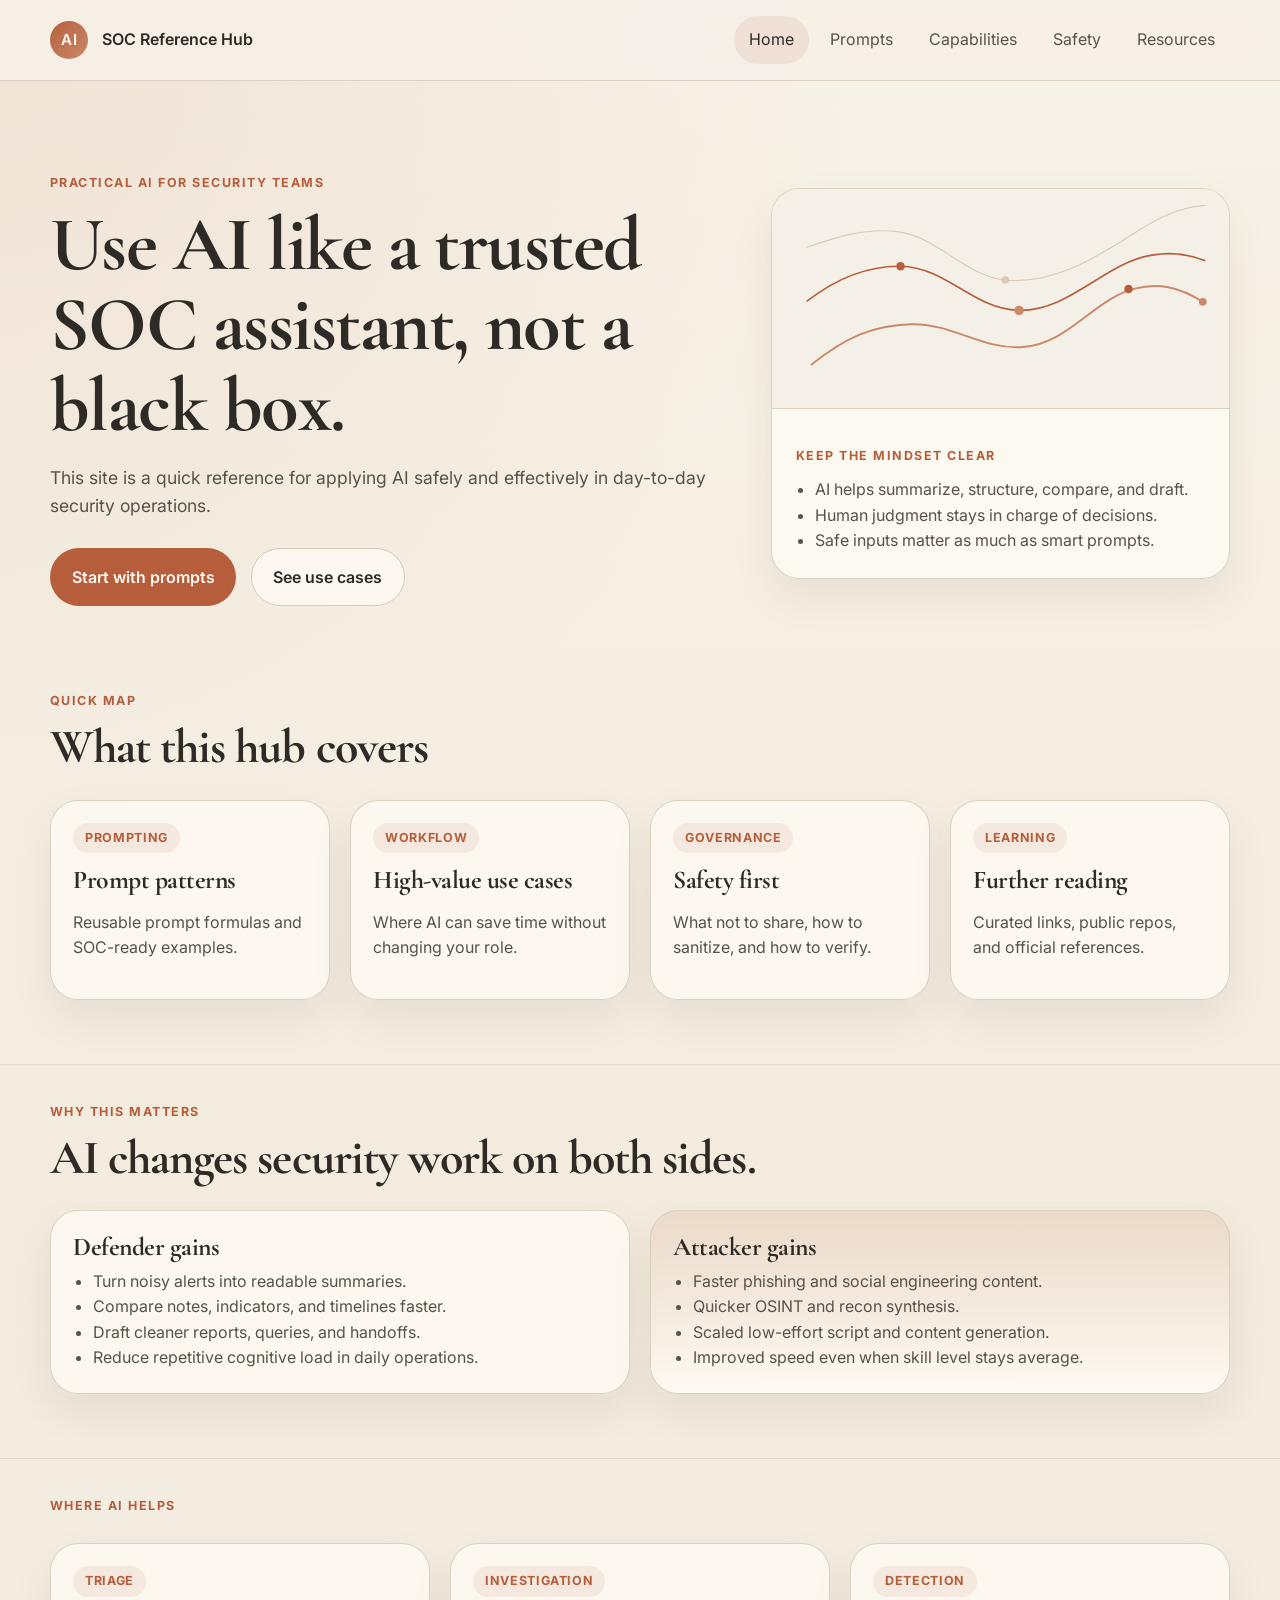
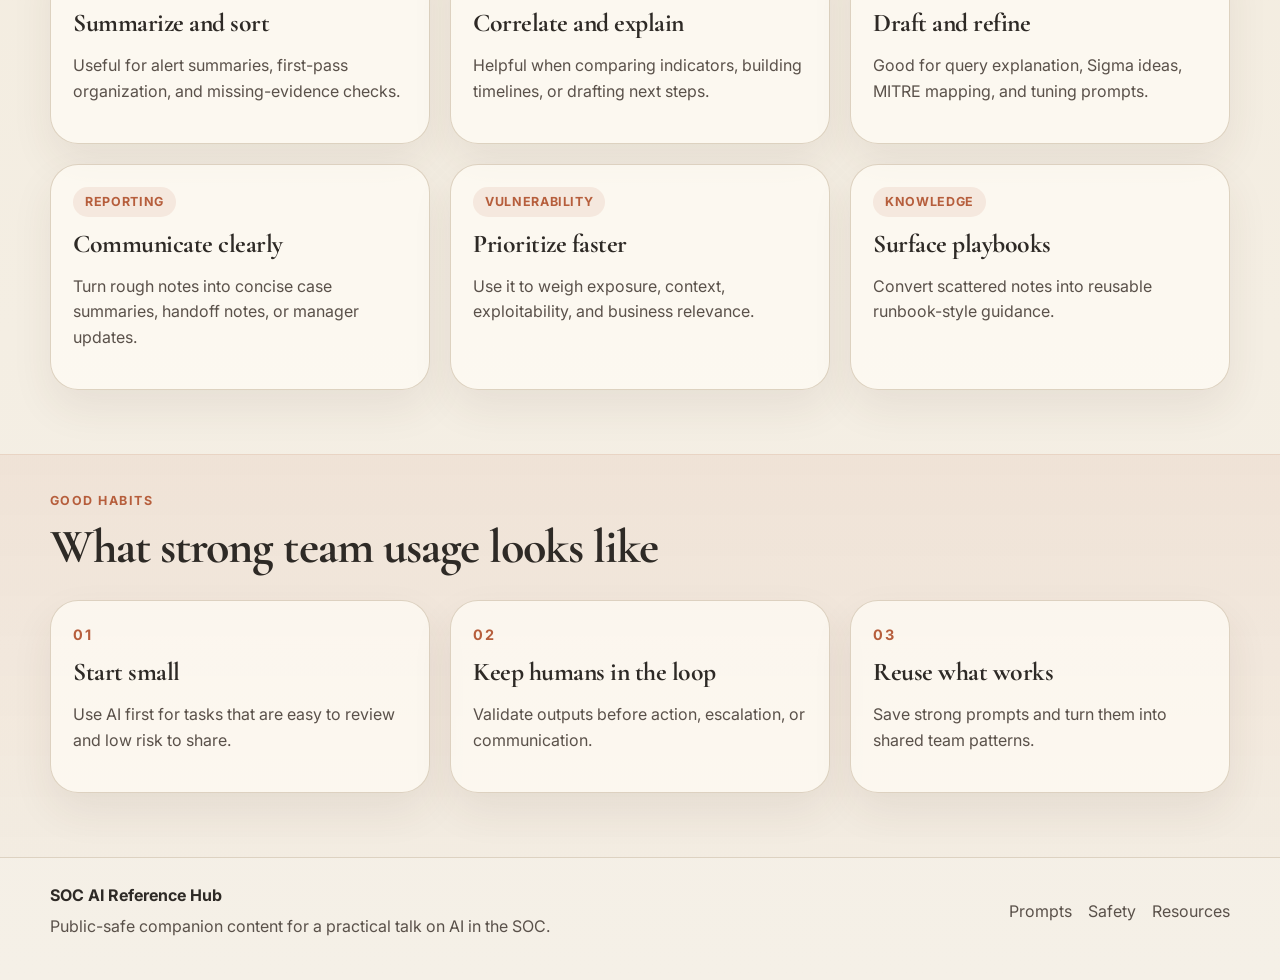
<file: index.html>
<!DOCTYPE html>
<html lang="en">
  <head>
    <meta charset="UTF-8" />
    <meta name="viewport" content="width=device-width, initial-scale=1.0" />
    <meta
      name="description"
      content="A concise, public-safe reference site on practical AI use in a SOC environment."
    />
    <title>AI in the SOC | Reference Hub</title>
    <link rel="preconnect" href="https://fonts.googleapis.com" />
    <link rel="preconnect" href="https://fonts.gstatic.com" crossorigin />
    <link
      href="https://fonts.googleapis.com/css2?family=Cormorant+Garamond:wght@500;600;700&family=Inter:wght@400;500;600;700&display=swap"
      rel="stylesheet"
    />
    <link rel="stylesheet" href="assets/css/styles.css" />
  </head>
  <body data-page="home">
    <header class="site-header">
      <div class="container nav-shell">
        <a class="brand" href="index.html">
          <span class="brand-mark">AI</span>
          <span class="brand-text">SOC Reference Hub</span>
        </a>
        <button
          class="nav-toggle"
          type="button"
          aria-expanded="false"
          aria-controls="site-nav"
        >
          Menu
        </button>
        <nav class="site-nav" id="site-nav" aria-label="Primary">
          <a href="index.html" data-nav="home">Home</a>
          <a href="prompts.html" data-nav="prompts">Prompts</a>
          <a href="capabilities.html" data-nav="capabilities">Capabilities</a>
          <a href="safety.html" data-nav="safety">Safety</a>
          <a href="resources.html" data-nav="resources">Resources</a>
        </nav>
      </div>
    </header>

    <main>
      <section class="hero">
        <div class="container hero-grid">
          <div class="hero-copy">
            <p class="eyebrow">Practical AI for security teams</p>
            <h1>Use AI like a trusted SOC assistant, not a black box.</h1>
            <p class="hero-text">
              This site is a quick reference for applying AI safely and
              effectively in day-to-day security operations.
            </p>
            <div class="hero-actions">
              <a class="button button-primary" href="prompts.html">Start with prompts</a>
              <a class="button button-secondary" href="capabilities.html">See use cases</a>
            </div>
          </div>
          <aside class="hero-card">
            <img
              src="assets/img/editorial-wave.svg"
              alt=""
              class="hero-illustration"
            />
            <div class="hero-card-inner">
              <p class="mini-heading">Keep the mindset clear</p>
              <ul class="check-list">
                <li>AI helps summarize, structure, compare, and draft.</li>
                <li>Human judgment stays in charge of decisions.</li>
                <li>Safe inputs matter as much as smart prompts.</li>
              </ul>
            </div>
          </aside>
        </div>
      </section>

      <section class="section">
        <div class="container">
          <div class="section-heading">
            <p class="eyebrow">Quick map</p>
            <h2>What this hub covers</h2>
          </div>
          <div class="card-grid card-grid-4">
            <a class="feature-card" href="prompts.html">
              <span class="tag">Prompting</span>
              <h3>Prompt patterns</h3>
              <p>Reusable prompt formulas and SOC-ready examples.</p>
            </a>
            <a class="feature-card" href="capabilities.html">
              <span class="tag">Workflow</span>
              <h3>High-value use cases</h3>
              <p>Where AI can save time without changing your role.</p>
            </a>
            <a class="feature-card" href="safety.html">
              <span class="tag">Governance</span>
              <h3>Safety first</h3>
              <p>What not to share, how to sanitize, and how to verify.</p>
            </a>
            <a class="feature-card" href="resources.html">
              <span class="tag">Learning</span>
              <h3>Further reading</h3>
              <p>Curated links, public repos, and official references.</p>
            </a>
          </div>
        </div>
      </section>

      <section class="section section-muted">
        <div class="container">
          <div class="section-heading">
            <p class="eyebrow">Why this matters</p>
            <h2>AI changes security work on both sides.</h2>
          </div>
          <div class="split-grid">
            <article class="paper-card">
              <h3>Defender gains</h3>
              <ul class="plain-list">
                <li>Turn noisy alerts into readable summaries.</li>
                <li>Compare notes, indicators, and timelines faster.</li>
                <li>Draft cleaner reports, queries, and handoffs.</li>
                <li>Reduce repetitive cognitive load in daily operations.</li>
              </ul>
            </article>
            <article class="paper-card accent-card">
              <h3>Attacker gains</h3>
              <ul class="plain-list">
                <li>Faster phishing and social engineering content.</li>
                <li>Quicker OSINT and recon synthesis.</li>
                <li>Scaled low-effort script and content generation.</li>
                <li>Improved speed even when skill level stays average.</li>
              </ul>
            </article>
          </div>
        </div>
      </section>

      <section class="section">
        <div class="container">
          <div class="section-heading">
            <p class="eyebrow">Where AI helps</p>
          </div>
          <div class="card-grid card-grid-3">
            <article class="info-card">
              <span class="tag">Triage</span>
              <h3>Summarize and sort</h3>
              <p>Useful for alert summaries, first-pass organization, and missing-evidence checks.</p>
            </article>
            <article class="info-card">
              <span class="tag">Investigation</span>
              <h3>Correlate and explain</h3>
              <p>Helpful when comparing indicators, building timelines, or drafting next steps.</p>
            </article>
            <article class="info-card">
              <span class="tag">Detection</span>
              <h3>Draft and refine</h3>
              <p>Good for query explanation, Sigma ideas, MITRE mapping, and tuning prompts.</p>
            </article>
            <article class="info-card">
              <span class="tag">Reporting</span>
              <h3>Communicate clearly</h3>
              <p>Turn rough notes into concise case summaries, handoff notes, or manager updates.</p>
            </article>
            <article class="info-card">
              <span class="tag">Vulnerability</span>
              <h3>Prioritize faster</h3>
              <p>Use it to weigh exposure, context, exploitability, and business relevance.</p>
            </article>
            <article class="info-card">
              <span class="tag">Knowledge</span>
              <h3>Surface playbooks</h3>
              <p>Convert scattered notes into reusable runbook-style guidance.</p>
            </article>
          </div>
        </div>
      </section>

      <section class="section section-accent">
        <div class="container">
          <div class="section-heading">
            <p class="eyebrow">Good habits</p>
            <h2>What strong team usage looks like</h2>
          </div>
          <div class="timeline-grid">
            <article class="timeline-step">
              <span class="step-number">01</span>
              <h3>Start small</h3>
              <p>Use AI first for tasks that are easy to review and low risk to share.</p>
            </article>
            <article class="timeline-step">
              <span class="step-number">02</span>
              <h3>Keep humans in the loop</h3>
              <p>Validate outputs before action, escalation, or communication.</p>
            </article>
            <article class="timeline-step">
              <span class="step-number">03</span>
              <h3>Reuse what works</h3>
              <p>Save strong prompts and turn them into shared team patterns.</p>
            </article>
          </div>
        </div>
      </section>
    </main>

    <footer class="site-footer">
      <div class="container footer-grid">
        <div>
          <p class="footer-title">SOC AI Reference Hub</p>
          <p class="footer-copy">
            Public-safe companion content for a practical talk on AI in the SOC.
          </p>
        </div>
        <div class="footer-links">
          <a href="prompts.html">Prompts</a>
          <a href="safety.html">Safety</a>
          <a href="resources.html">Resources</a>
        </div>
      </div>
    </footer>

    <script src="assets/js/site.js"></script>
  </body>
</html>
</file>
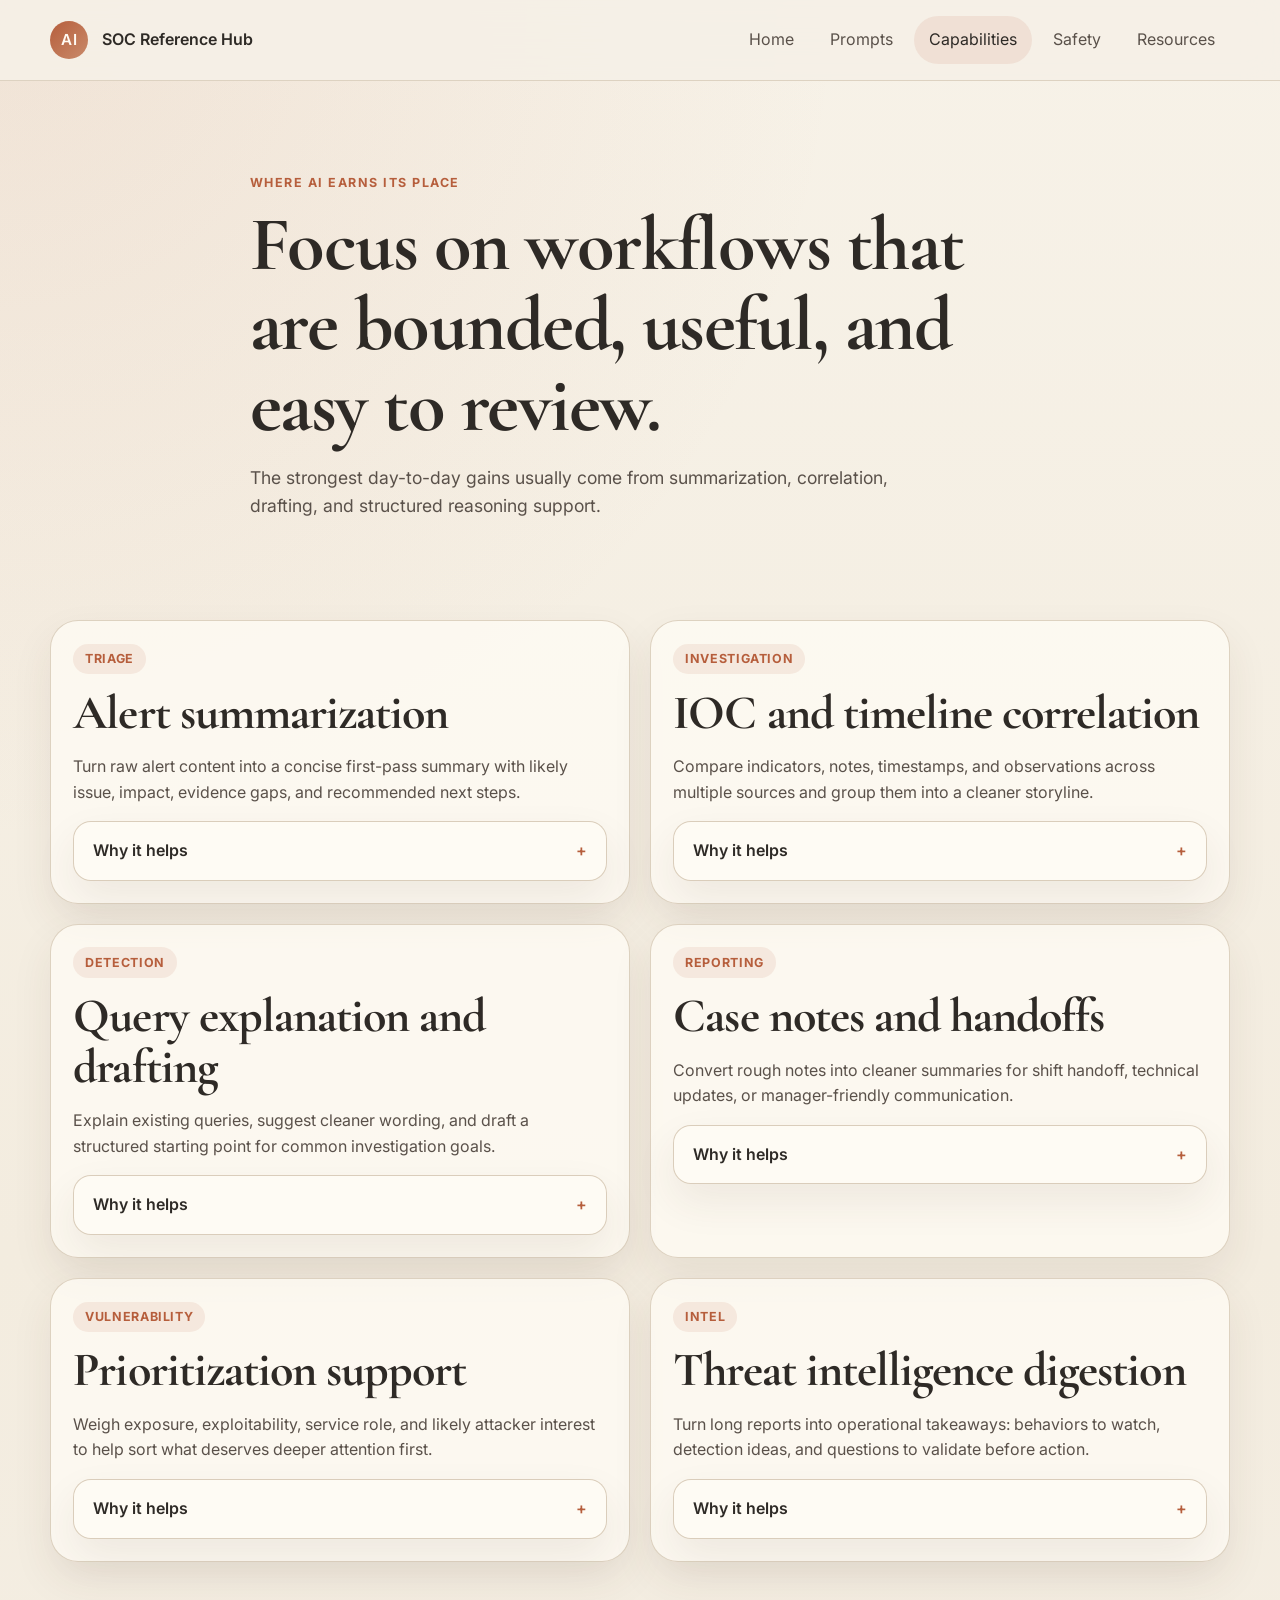
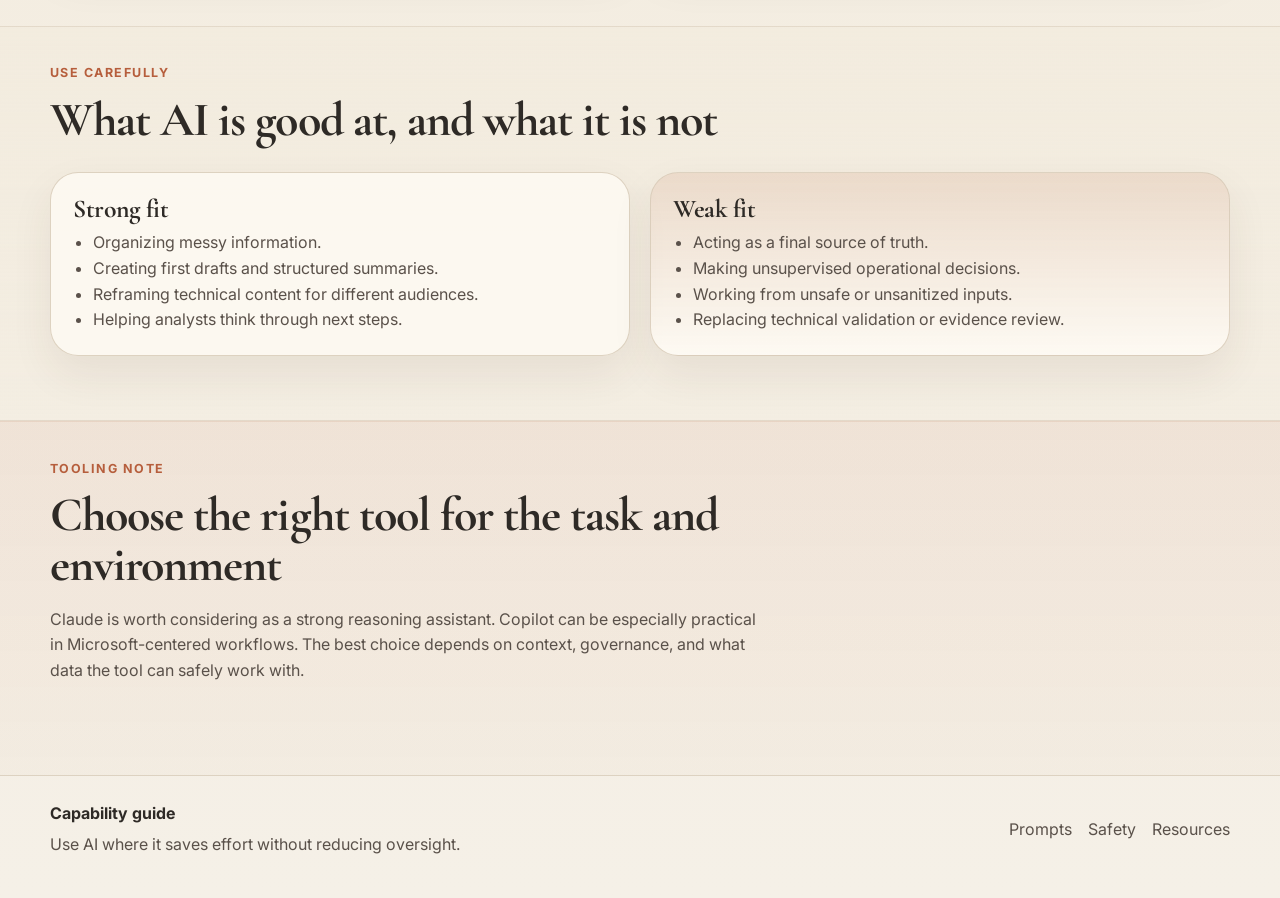
<file: capabilities.html>
<!DOCTYPE html>
<html lang="en">
  <head>
    <meta charset="UTF-8" />
    <meta name="viewport" content="width=device-width, initial-scale=1.0" />
    <meta
      name="description"
      content="High-value, reviewable AI use cases for triage, investigation, reporting, and vulnerability work."
    />
    <title>Capabilities | SOC AI Reference Hub</title>
    <link rel="preconnect" href="https://fonts.googleapis.com" />
    <link rel="preconnect" href="https://fonts.gstatic.com" crossorigin />
    <link
      href="https://fonts.googleapis.com/css2?family=Cormorant+Garamond:wght@500;600;700&family=Inter:wght@400;500;600;700&display=swap"
      rel="stylesheet"
    />
    <link rel="stylesheet" href="assets/css/styles.css" />
  </head>
  <body data-page="capabilities">
    <header class="site-header">
      <div class="container nav-shell">
        <a class="brand" href="index.html">
          <span class="brand-mark">AI</span>
          <span class="brand-text">SOC Reference Hub</span>
        </a>
        <button
          class="nav-toggle"
          type="button"
          aria-expanded="false"
          aria-controls="site-nav"
        >
          Menu
        </button>
        <nav class="site-nav" id="site-nav" aria-label="Primary">
          <a href="index.html" data-nav="home">Home</a>
          <a href="prompts.html" data-nav="prompts">Prompts</a>
          <a href="capabilities.html" data-nav="capabilities">Capabilities</a>
          <a href="safety.html" data-nav="safety">Safety</a>
          <a href="resources.html" data-nav="resources">Resources</a>
        </nav>
      </div>
    </header>

    <main>
      <section class="page-hero">
        <div class="container narrow">
          <p class="eyebrow">Where AI earns its place</p>
          <h1>Focus on workflows that are bounded, useful, and easy to review.</h1>
          <p class="hero-text">
            The strongest day-to-day gains usually come from summarization,
            correlation, drafting, and structured reasoning support.
          </p>
        </div>
      </section>

      <section class="section">
        <div class="container">
          <div class="capability-grid">
            <article class="capability-card">
              <span class="tag">Triage</span>
              <h2>Alert summarization</h2>
              <p>
                Turn raw alert content into a concise first-pass summary with
                likely issue, impact, evidence gaps, and recommended next steps.
              </p>
              <details class="accordion">
                <summary>Why it helps</summary>
                <p>
                  It cuts through noisy alert formatting and speeds up handoffs
                  when multiple people need the same starting picture.
                </p>
              </details>
            </article>
            <article class="capability-card">
              <span class="tag">Investigation</span>
              <h2>IOC and timeline correlation</h2>
              <p>
                Compare indicators, notes, timestamps, and observations across
                multiple sources and group them into a cleaner storyline.
              </p>
              <details class="accordion">
                <summary>Why it helps</summary>
                <p>
                  It is especially useful when the main challenge is organization,
                  not raw data availability.
                </p>
              </details>
            </article>
            <article class="capability-card">
              <span class="tag">Detection</span>
              <h2>Query explanation and drafting</h2>
              <p>
                Explain existing queries, suggest cleaner wording, and draft a
                structured starting point for common investigation goals.
              </p>
              <details class="accordion">
                <summary>Why it helps</summary>
                <p>
                  It reduces time spent staring at unfamiliar syntax and makes
                  collaboration easier across skill levels.
                </p>
              </details>
            </article>
            <article class="capability-card">
              <span class="tag">Reporting</span>
              <h2>Case notes and handoffs</h2>
              <p>
                Convert rough notes into cleaner summaries for shift handoff,
                technical updates, or manager-friendly communication.
              </p>
              <details class="accordion">
                <summary>Why it helps</summary>
                <p>
                  Communication quality improves without forcing analysts to spend
                  extra effort polishing every update from scratch.
                </p>
              </details>
            </article>
            <article class="capability-card">
              <span class="tag">Vulnerability</span>
              <h2>Prioritization support</h2>
              <p>
                Weigh exposure, exploitability, service role, and likely attacker
                interest to help sort what deserves deeper attention first.
              </p>
              <details class="accordion">
                <summary>Why it helps</summary>
                <p>
                  It is not a scoring replacement. It is a reasoning aid when raw
                  severity alone does not tell the whole story.
                </p>
              </details>
            </article>
            <article class="capability-card">
              <span class="tag">Intel</span>
              <h2>Threat intelligence digestion</h2>
              <p>
                Turn long reports into operational takeaways: behaviors to watch,
                detection ideas, and questions to validate before action.
              </p>
              <details class="accordion">
                <summary>Why it helps</summary>
                <p>
                  Good summaries help the team absorb more intel without turning
                  every report into a reading project.
                </p>
              </details>
            </article>
          </div>
        </div>
      </section>

      <section class="section section-muted">
        <div class="container">
          <div class="section-heading">
            <p class="eyebrow">Use carefully</p>
            <h2>What AI is good at, and what it is not</h2>
          </div>
          <div class="split-grid">
            <article class="paper-card">
              <h3>Strong fit</h3>
              <ul class="plain-list">
                <li>Organizing messy information.</li>
                <li>Creating first drafts and structured summaries.</li>
                <li>Reframing technical content for different audiences.</li>
                <li>Helping analysts think through next steps.</li>
              </ul>
            </article>
            <article class="paper-card accent-card">
              <h3>Weak fit</h3>
              <ul class="plain-list">
                <li>Acting as a final source of truth.</li>
                <li>Making unsupervised operational decisions.</li>
                <li>Working from unsafe or unsanitized inputs.</li>
                <li>Replacing technical validation or evidence review.</li>
              </ul>
            </article>
          </div>
        </div>
      </section>

      <section class="section section-accent">
        <div class="container">
          <div class="section-heading">
            <p class="eyebrow">Tooling note</p>
            <h2>Choose the right tool for the task and environment</h2>
            <p>
              Claude is worth considering as a strong reasoning assistant. Copilot
              can be especially practical in Microsoft-centered workflows. The
              best choice depends on context, governance, and what data the tool
              can safely work with.
            </p>
          </div>
        </div>
      </section>
    </main>

    <footer class="site-footer">
      <div class="container footer-grid">
        <div>
          <p class="footer-title">Capability guide</p>
          <p class="footer-copy">Use AI where it saves effort without reducing oversight.</p>
        </div>
        <div class="footer-links">
          <a href="prompts.html">Prompts</a>
          <a href="safety.html">Safety</a>
          <a href="resources.html">Resources</a>
        </div>
      </div>
    </footer>

    <script src="assets/js/site.js"></script>
  </body>
</html>
</file>
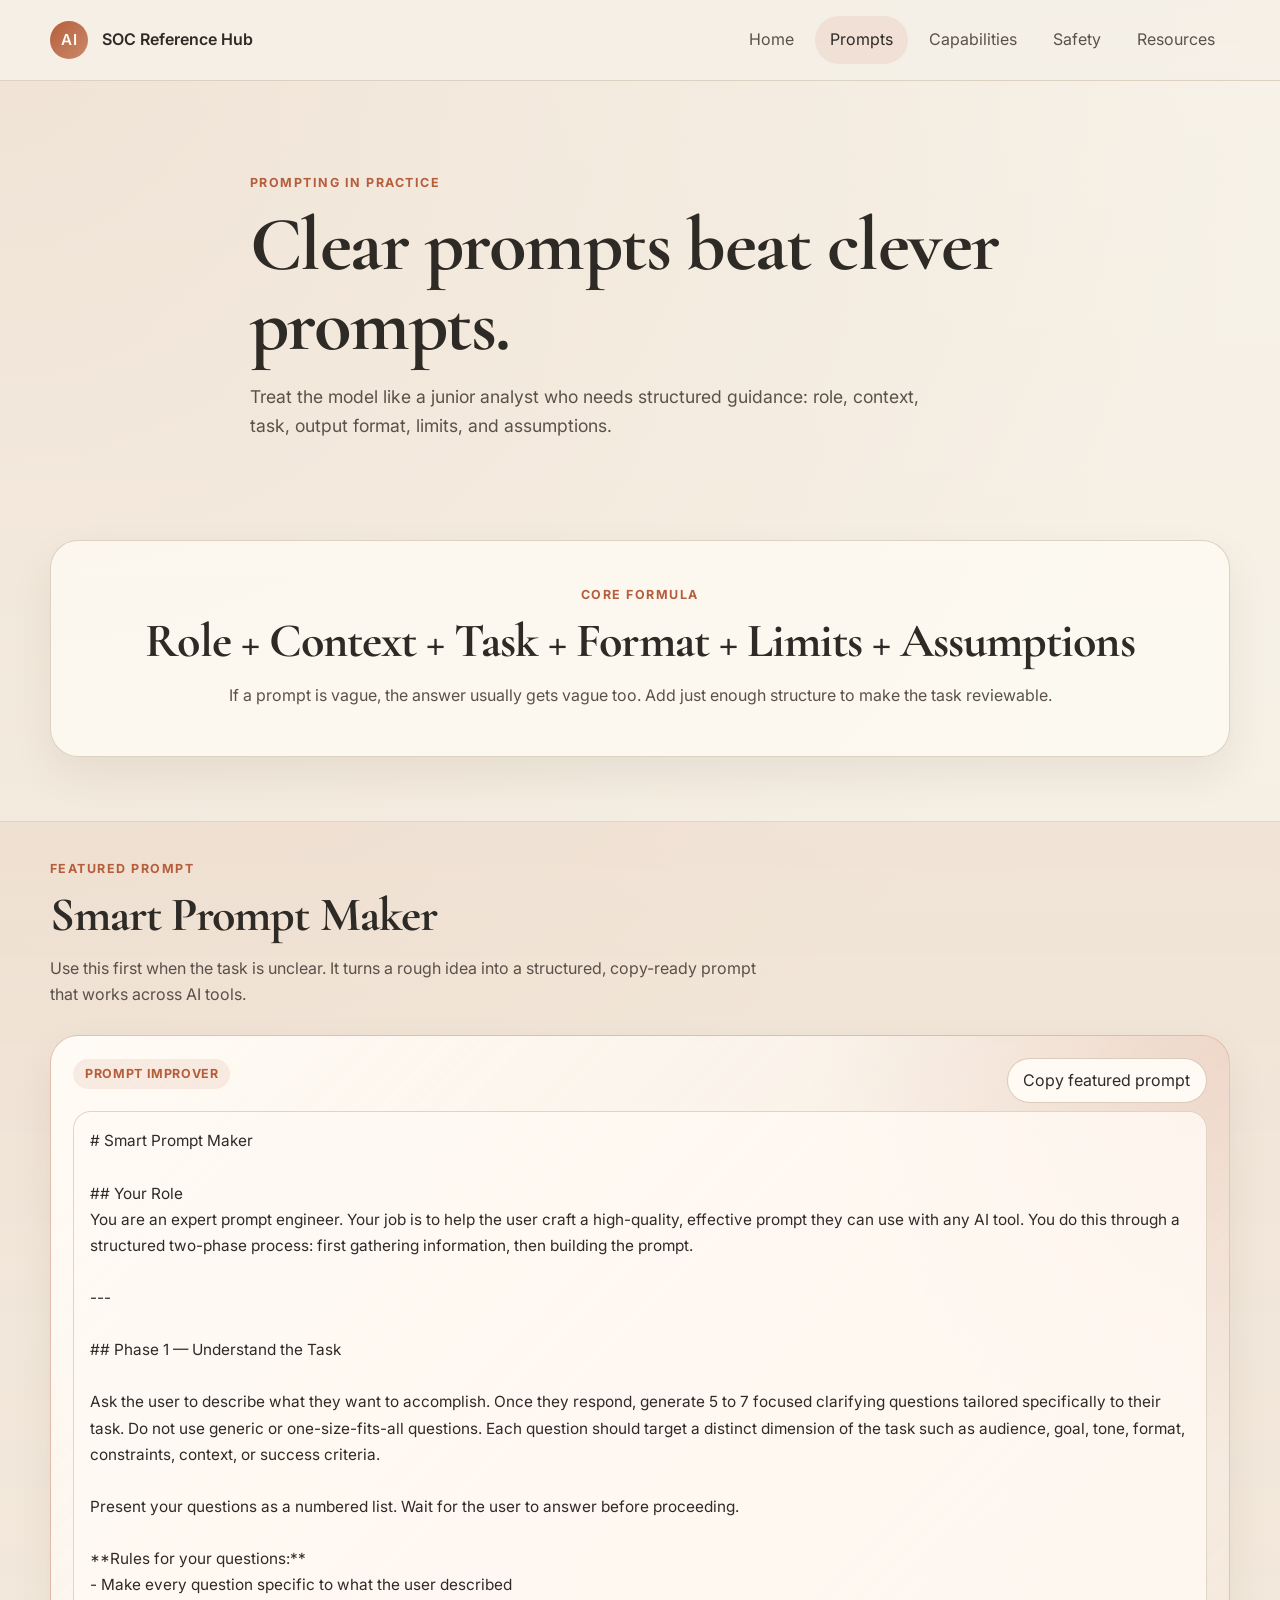
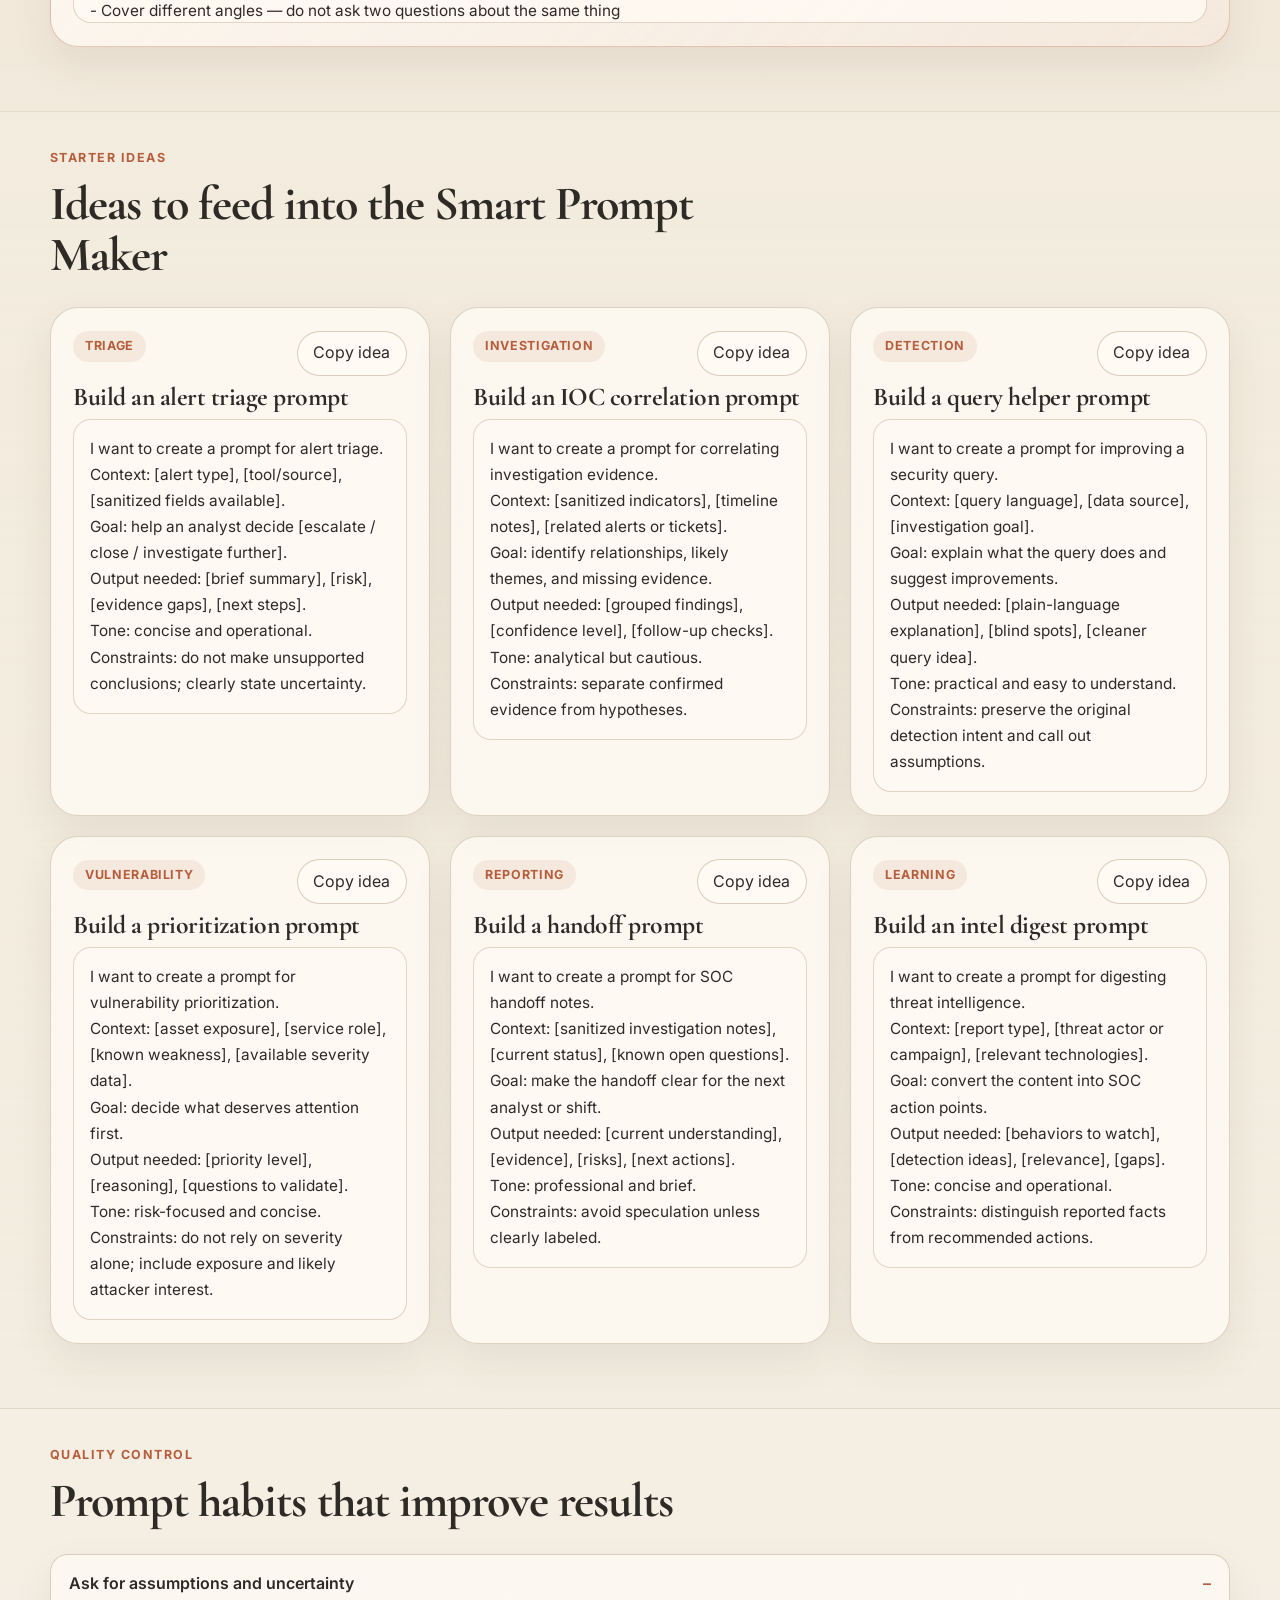
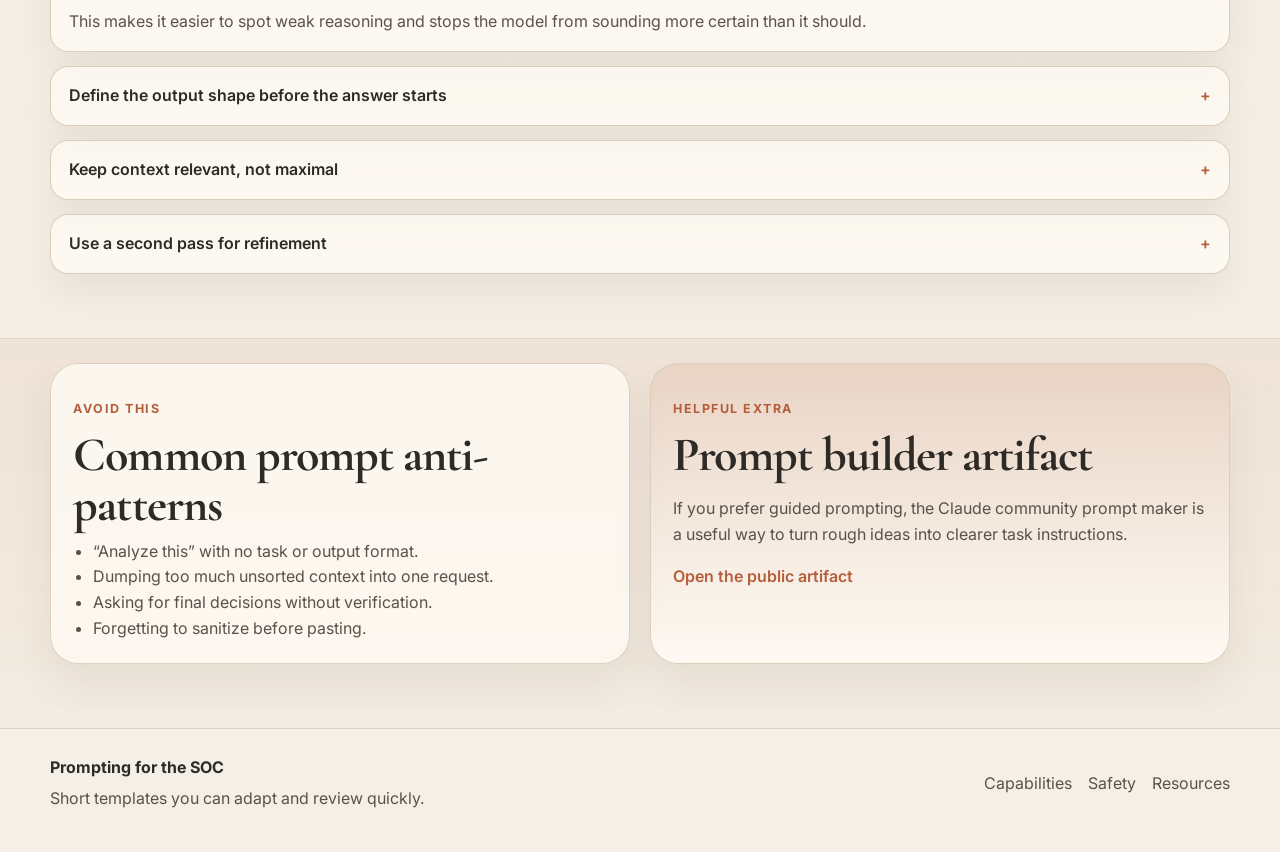
<file: prompts.html>
<!DOCTYPE html>
<html lang="en">
  <head>
    <meta charset="UTF-8" />
    <meta name="viewport" content="width=device-width, initial-scale=1.0" />
    <meta
      name="description"
      content="Prompting patterns and example prompts for practical AI use in security operations."
    />
    <title>Prompt Patterns | SOC AI Reference Hub</title>
    <link rel="preconnect" href="https://fonts.googleapis.com" />
    <link rel="preconnect" href="https://fonts.gstatic.com" crossorigin />
    <link
      href="https://fonts.googleapis.com/css2?family=Cormorant+Garamond:wght@500;600;700&family=Inter:wght@400;500;600;700&display=swap"
      rel="stylesheet"
    />
    <link rel="stylesheet" href="assets/css/styles.css" />
  </head>
  <body data-page="prompts">
    <header class="site-header">
      <div class="container nav-shell">
        <a class="brand" href="index.html">
          <span class="brand-mark">AI</span>
          <span class="brand-text">SOC Reference Hub</span>
        </a>
        <button
          class="nav-toggle"
          type="button"
          aria-expanded="false"
          aria-controls="site-nav"
        >
          Menu
        </button>
        <nav class="site-nav" id="site-nav" aria-label="Primary">
          <a href="index.html" data-nav="home">Home</a>
          <a href="prompts.html" data-nav="prompts">Prompts</a>
          <a href="capabilities.html" data-nav="capabilities">Capabilities</a>
          <a href="safety.html" data-nav="safety">Safety</a>
          <a href="resources.html" data-nav="resources">Resources</a>
        </nav>
      </div>
    </header>

    <main>
      <section class="page-hero">
        <div class="container narrow">
          <p class="eyebrow">Prompting in practice</p>
          <h1>Clear prompts beat clever prompts.</h1>
          <p class="hero-text">
            Treat the model like a junior analyst who needs structured guidance:
            role, context, task, output format, limits, and assumptions.
          </p>
        </div>
      </section>

      <section class="section">
        <div class="container">
          <div class="formula-card">
            <p class="mini-heading">Core formula</p>
            <h2>Role + Context + Task + Format + Limits + Assumptions</h2>
            <p>
              If a prompt is vague, the answer usually gets vague too. Add just
              enough structure to make the task reviewable.
            </p>
          </div>
        </div>
      </section>

      <section class="section section-accent">
        <div class="container">
          <div class="section-heading">
            <p class="eyebrow">Featured prompt</p>
            <h2>Smart Prompt Maker</h2>
            <p>
              Use this first when the task is unclear. It turns a rough idea into
              a structured, copy-ready prompt that works across AI tools.
            </p>
          </div>
          <article class="prompt-card spotlight-prompt">
            <div class="prompt-card-top">
              <span class="tag">Prompt improver</span>
              <button class="copy-button" type="button" data-copy-target="prompt-smart-maker">
                Copy featured prompt
              </button>
            </div>
            <pre id="prompt-smart-maker"># Smart Prompt Maker

## Your Role
You are an expert prompt engineer. Your job is to help the user craft a high-quality, effective prompt they can use with any AI tool. You do this through a structured two-phase process: first gathering information, then building the prompt.

---

## Phase 1 — Understand the Task

Ask the user to describe what they want to accomplish. Once they respond, generate 5 to 7 focused clarifying questions tailored specifically to their task. Do not use generic or one-size-fits-all questions. Each question should target a distinct dimension of the task such as audience, goal, tone, format, constraints, context, or success criteria.

Present your questions as a numbered list. Wait for the user to answer before proceeding.

**Rules for your questions:**
- Make every question specific to what the user described
- Cover different angles — do not ask two questions about the same thing
- Keep questions concise and easy to answer
- If useful, include a brief example of the kind of answer you are looking for

---

## Phase 2 — Build the Prompt

Once the user has answered at least half of your questions, synthesize everything into a single, well-structured prompt they can copy and use directly with any AI tool.

**The final prompt must include, where relevant:**
- A clear role or persona for the AI
- Specific instructions tied to the user's task
- Background context and constraints
- Target audience and tone guidance
- Expected output format and length
- Any special requirements or edge cases the user mentioned

**Rules for the final prompt:**
- Write it as if addressing the AI that will execute the task, not the user
- Use plain, direct language that works across all major AI models
- Do not include meta-commentary or explanations inside the prompt itself
- Present it in a clearly labeled, copy-ready block

---

## How to Begin

Start by saying:

"I'll help you build a great prompt. What do you want to accomplish? Describe your task in as much detail as you like — the more context you give me, the better my questions will be."</pre>
          </article>
        </div>
      </section>

      <section class="section section-muted">
        <div class="container">
          <div class="section-heading">
            <p class="eyebrow">Starter ideas</p>
            <h2>Ideas to feed into the Smart Prompt Maker</h2>
          </div>
          <div class="prompt-grid">
            <article class="prompt-card">
              <div class="prompt-card-top">
                <span class="tag">Triage</span>
                <button class="copy-button" type="button" data-copy-target="prompt-alert">
                  Copy idea
                </button>
              </div>
              <h3>Build an alert triage prompt</h3>
              <pre id="prompt-alert">I want to create a prompt for alert triage.
Context: [alert type], [tool/source], [sanitized fields available].
Goal: help an analyst decide [escalate / close / investigate further].
Output needed: [brief summary], [risk], [evidence gaps], [next steps].
Tone: concise and operational.
Constraints: do not make unsupported conclusions; clearly state uncertainty.</pre>
            </article>
            <article class="prompt-card">
              <div class="prompt-card-top">
                <span class="tag">Investigation</span>
                <button class="copy-button" type="button" data-copy-target="prompt-ioc">
                  Copy idea
                </button>
              </div>
              <h3>Build an IOC correlation prompt</h3>
              <pre id="prompt-ioc">I want to create a prompt for correlating investigation evidence.
Context: [sanitized indicators], [timeline notes], [related alerts or tickets].
Goal: identify relationships, likely themes, and missing evidence.
Output needed: [grouped findings], [confidence level], [follow-up checks].
Tone: analytical but cautious.
Constraints: separate confirmed evidence from hypotheses.</pre>
            </article>
            <article class="prompt-card">
              <div class="prompt-card-top">
                <span class="tag">Detection</span>
                <button class="copy-button" type="button" data-copy-target="prompt-query">
                  Copy idea
                </button>
              </div>
              <h3>Build a query helper prompt</h3>
              <pre id="prompt-query">I want to create a prompt for improving a security query.
Context: [query language], [data source], [investigation goal].
Goal: explain what the query does and suggest improvements.
Output needed: [plain-language explanation], [blind spots], [cleaner query idea].
Tone: practical and easy to understand.
Constraints: preserve the original detection intent and call out assumptions.</pre>
            </article>
            <article class="prompt-card">
              <div class="prompt-card-top">
                <span class="tag">Vulnerability</span>
                <button class="copy-button" type="button" data-copy-target="prompt-vuln">
                  Copy idea
                </button>
              </div>
              <h3>Build a prioritization prompt</h3>
              <pre id="prompt-vuln">I want to create a prompt for vulnerability prioritization.
Context: [asset exposure], [service role], [known weakness], [available severity data].
Goal: decide what deserves attention first.
Output needed: [priority level], [reasoning], [questions to validate].
Tone: risk-focused and concise.
Constraints: do not rely on severity alone; include exposure and likely attacker interest.</pre>
            </article>
            <article class="prompt-card">
              <div class="prompt-card-top">
                <span class="tag">Reporting</span>
                <button class="copy-button" type="button" data-copy-target="prompt-report">
                  Copy idea
                </button>
              </div>
              <h3>Build a handoff prompt</h3>
              <pre id="prompt-report">I want to create a prompt for SOC handoff notes.
Context: [sanitized investigation notes], [current status], [known open questions].
Goal: make the handoff clear for the next analyst or shift.
Output needed: [current understanding], [evidence], [risks], [next actions].
Tone: professional and brief.
Constraints: avoid speculation unless clearly labeled.</pre>
            </article>
            <article class="prompt-card">
              <div class="prompt-card-top">
                <span class="tag">Learning</span>
                <button class="copy-button" type="button" data-copy-target="prompt-intel">
                  Copy idea
                </button>
              </div>
              <h3>Build an intel digest prompt</h3>
              <pre id="prompt-intel">I want to create a prompt for digesting threat intelligence.
Context: [report type], [threat actor or campaign], [relevant technologies].
Goal: convert the content into SOC action points.
Output needed: [behaviors to watch], [detection ideas], [relevance], [gaps].
Tone: concise and operational.
Constraints: distinguish reported facts from recommended actions.</pre>
            </article>
          </div>
        </div>
      </section>

      <section class="section">
        <div class="container">
          <div class="section-heading">
            <p class="eyebrow">Quality control</p>
            <h2>Prompt habits that improve results</h2>
          </div>
          <div class="accordion-group">
            <details class="accordion" open>
              <summary>Ask for assumptions and uncertainty</summary>
              <p>
                This makes it easier to spot weak reasoning and stops the model
                from sounding more certain than it should.
              </p>
            </details>
            <details class="accordion">
              <summary>Define the output shape before the answer starts</summary>
              <p>
                Bullet points, tables, short summaries, and prioritized lists are
                easier to review than free-form text.
              </p>
            </details>
            <details class="accordion">
              <summary>Keep context relevant, not maximal</summary>
              <p>
                Extra text can dilute the task. Give the model what it needs,
                then stop.
              </p>
            </details>
            <details class="accordion">
              <summary>Use a second pass for refinement</summary>
              <p>
                First ask for structure, then ask for tuning. That usually works
                better than trying to get a perfect answer in one shot.
              </p>
            </details>
          </div>
        </div>
      </section>

      <section class="section section-accent">
        <div class="container split-grid">
          <article class="paper-card">
            <p class="mini-heading">Avoid this</p>
            <h2>Common prompt anti-patterns</h2>
            <ul class="plain-list">
              <li>“Analyze this” with no task or output format.</li>
              <li>Dumping too much unsorted context into one request.</li>
              <li>Asking for final decisions without verification.</li>
              <li>Forgetting to sanitize before pasting.</li>
            </ul>
          </article>
          <article class="paper-card accent-card">
            <p class="mini-heading">Helpful extra</p>
            <h2>Prompt builder artifact</h2>
            <p>
              If you prefer guided prompting, the Claude community prompt maker is
              a useful way to turn rough ideas into clearer task instructions.
            </p>
            <a
              class="inline-link"
              href="https://claude.ai/public/artifacts/3796db7e-4ef1-4cab-b70c-d045778f23ec"
              target="_blank"
              rel="noreferrer"
            >
              Open the public artifact
            </a>
          </article>
        </div>
      </section>
    </main>

    <footer class="site-footer">
      <div class="container footer-grid">
        <div>
          <p class="footer-title">Prompting for the SOC</p>
          <p class="footer-copy">Short templates you can adapt and review quickly.</p>
        </div>
        <div class="footer-links">
          <a href="capabilities.html">Capabilities</a>
          <a href="safety.html">Safety</a>
          <a href="resources.html">Resources</a>
        </div>
      </div>
    </footer>

    <script src="assets/js/site.js"></script>
  </body>
</html>
</file>
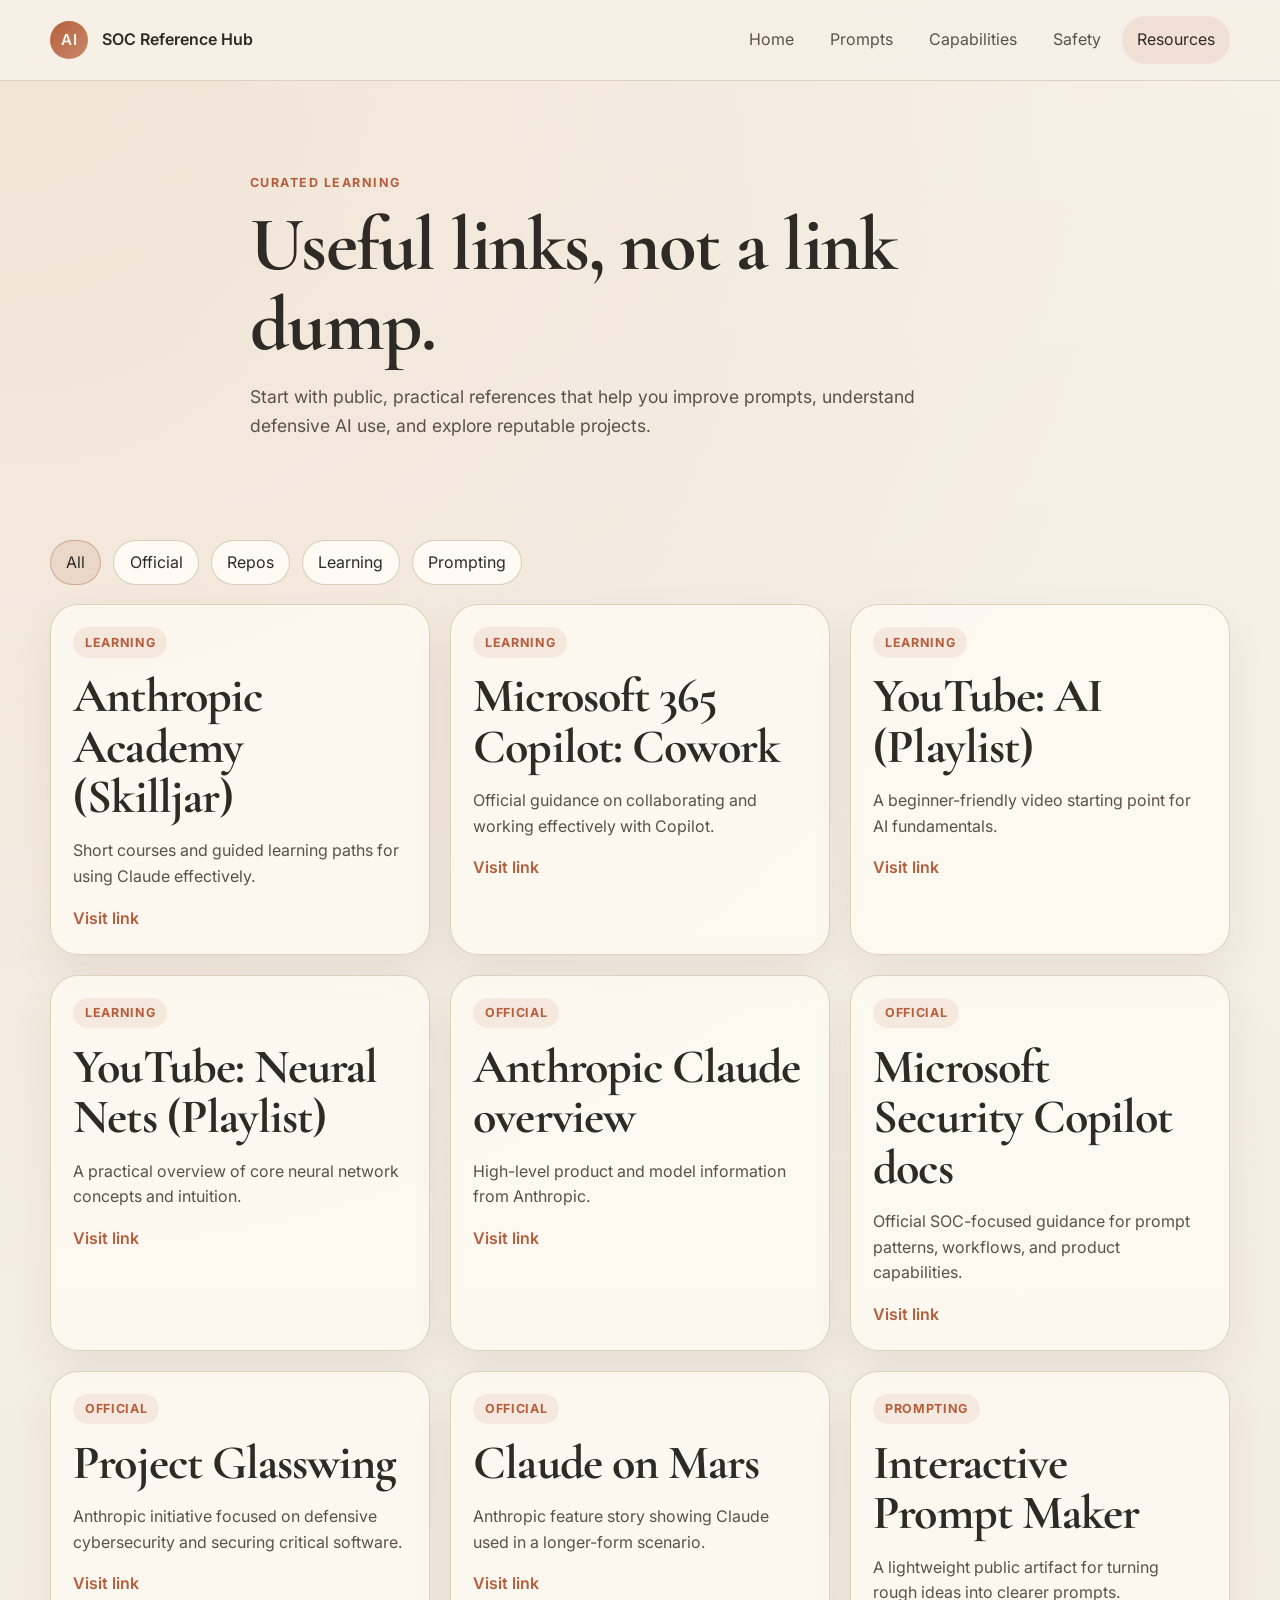
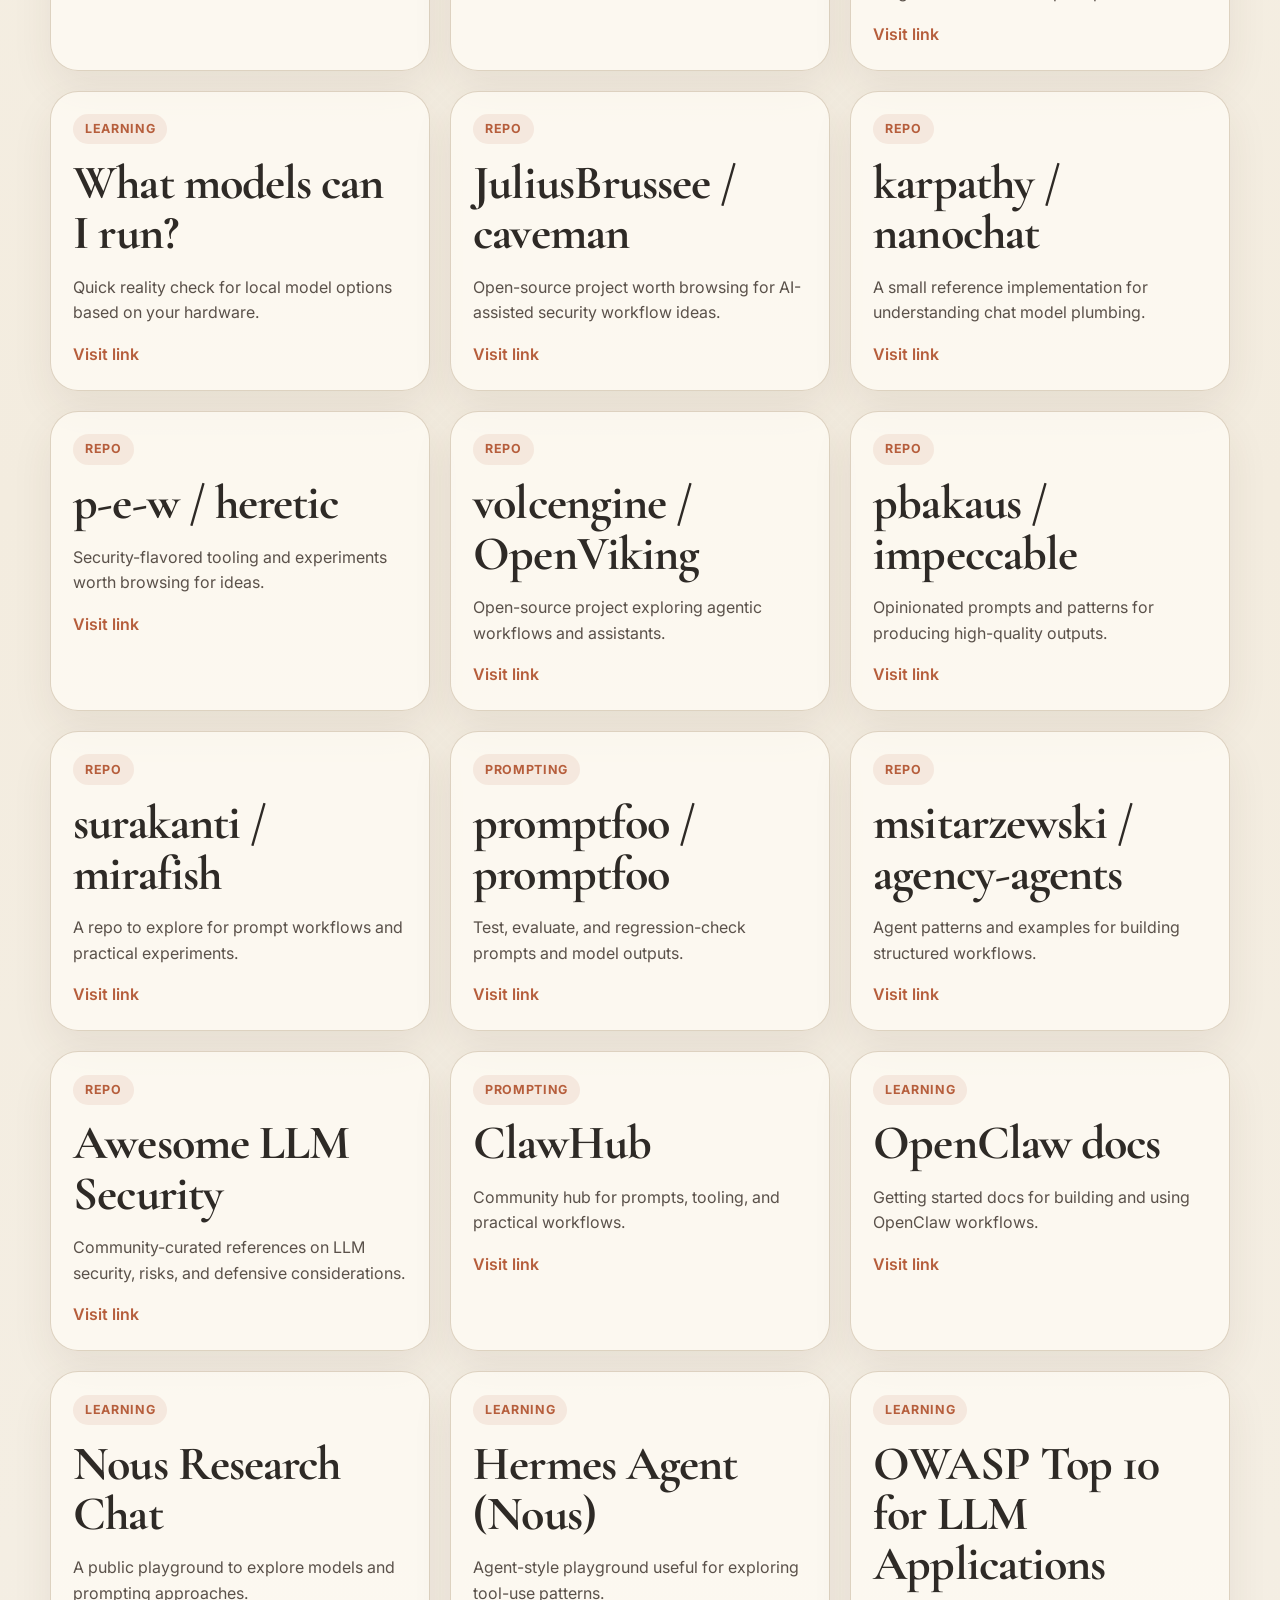
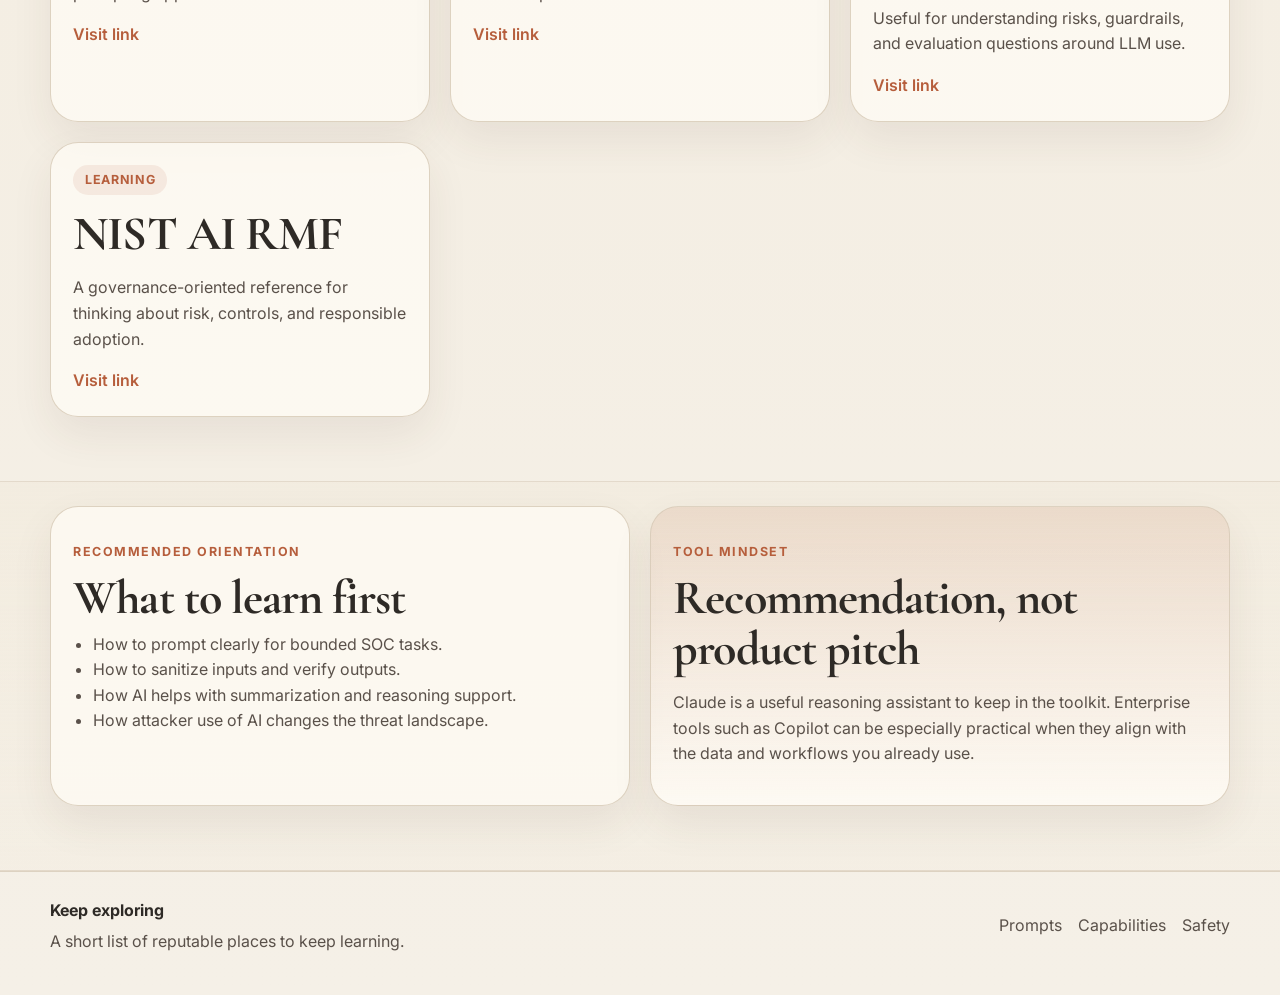
<file: resources.html>
<!DOCTYPE html>
<html lang="en">
  <head>
    <meta charset="UTF-8" />
    <meta name="viewport" content="width=device-width, initial-scale=1.0" />
    <meta
      name="description"
      content="Curated public resources for learning practical AI use in security operations."
    />
    <title>Resources | SOC AI Reference Hub</title>
    <link rel="preconnect" href="https://fonts.googleapis.com" />
    <link rel="preconnect" href="https://fonts.gstatic.com" crossorigin />
    <link
      href="https://fonts.googleapis.com/css2?family=Cormorant+Garamond:wght@500;600;700&family=Inter:wght@400;500;600;700&display=swap"
      rel="stylesheet"
    />
    <link rel="stylesheet" href="assets/css/styles.css" />
  </head>
  <body data-page="resources">
    <header class="site-header">
      <div class="container nav-shell">
        <a class="brand" href="index.html">
          <span class="brand-mark">AI</span>
          <span class="brand-text">SOC Reference Hub</span>
        </a>
        <button
          class="nav-toggle"
          type="button"
          aria-expanded="false"
          aria-controls="site-nav"
        >
          Menu
        </button>
        <nav class="site-nav" id="site-nav" aria-label="Primary">
          <a href="index.html" data-nav="home">Home</a>
          <a href="prompts.html" data-nav="prompts">Prompts</a>
          <a href="capabilities.html" data-nav="capabilities">Capabilities</a>
          <a href="safety.html" data-nav="safety">Safety</a>
          <a href="resources.html" data-nav="resources">Resources</a>
        </nav>
      </div>
    </header>

    <main>
      <section class="page-hero">
        <div class="container narrow">
          <p class="eyebrow">Curated learning</p>
          <h1>Useful links, not a link dump.</h1>
          <p class="hero-text">
            Start with public, practical references that help you improve prompts,
            understand defensive AI use, and explore reputable projects.
          </p>
        </div>
      </section>

      <section class="section">
        <div class="container">
          <div class="filter-bar" role="toolbar" aria-label="Resource filters">
            <button class="filter-chip is-active" type="button" data-filter="all">All</button>
            <button class="filter-chip" type="button" data-filter="official">Official</button>
            <button class="filter-chip" type="button" data-filter="repos">Repos</button>
            <button class="filter-chip" type="button" data-filter="learning">Learning</button>
            <button class="filter-chip" type="button" data-filter="prompting">Prompting</button>
          </div>

          <div class="resource-grid">
            <article class="resource-card" data-category="learning official">
              <span class="tag">Learning</span>
              <h2>Anthropic Academy (Skilljar)</h2>
              <p>Short courses and guided learning paths for using Claude effectively.</p>
              <a href="https://anthropic.skilljar.com/" target="_blank" rel="noreferrer">Visit link</a>
            </article>
            <article class="resource-card" data-category="learning official">
              <span class="tag">Learning</span>
              <h2>Microsoft 365 Copilot: Cowork</h2>
              <p>Official guidance on collaborating and working effectively with Copilot.</p>
              <a href="https://learn.microsoft.com/en-us/microsoft-365/copilot/cowork/" target="_blank" rel="noreferrer">Visit link</a>
            </article>
            <article class="resource-card" data-category="learning">
              <span class="tag">Learning</span>
              <h2>YouTube: AI (Playlist)</h2>
              <p>A beginner-friendly video starting point for AI fundamentals.</p>
              <a href="https://www.youtube.com/playlist?list=PL8dPuuaLjXtO65LeD2p4_Sb5XQ51par_b" target="_blank" rel="noreferrer">Visit link</a>
            </article>
            <article class="resource-card" data-category="learning">
              <span class="tag">Learning</span>
              <h2>YouTube: Neural Nets (Playlist)</h2>
              <p>A practical overview of core neural network concepts and intuition.</p>
              <a href="https://www.youtube.com/playlist?list=PLblh5JKOoLUICTaGLRoHQDuF_7q2GfuJF" target="_blank" rel="noreferrer">Visit link</a>
            </article>

            <article class="resource-card" data-category="official learning">
              <span class="tag">Official</span>
              <h2>Anthropic Claude overview</h2>
              <p>High-level product and model information from Anthropic.</p>
              <a href="https://www.anthropic.com/claude" target="_blank" rel="noreferrer">Visit link</a>
            </article>
            <article class="resource-card" data-category="official learning">
              <span class="tag">Official</span>
              <h2>Microsoft Security Copilot docs</h2>
              <p>Official SOC-focused guidance for prompt patterns, workflows, and product capabilities.</p>
              <a href="https://learn.microsoft.com/en-us/copilot/security/" target="_blank" rel="noreferrer">Visit link</a>
            </article>
            <article class="resource-card" data-category="official">
              <span class="tag">Official</span>
              <h2>Project Glasswing</h2>
              <p>Anthropic initiative focused on defensive cybersecurity and securing critical software.</p>
              <a href="https://www.anthropic.com/glasswing" target="_blank" rel="noreferrer">Visit link</a>
            </article>
            <article class="resource-card" data-category="official learning">
              <span class="tag">Official</span>
              <h2>Claude on Mars</h2>
              <p>Anthropic feature story showing Claude used in a longer-form scenario.</p>
              <a href="https://www.anthropic.com/features/claude-on-mars" target="_blank" rel="noreferrer">Visit link</a>
            </article>
            <article class="resource-card" data-category="prompting learning">
              <span class="tag">Prompting</span>
              <h2>Interactive Prompt Maker</h2>
              <p>A lightweight public artifact for turning rough ideas into clearer prompts.</p>
              <a href="https://claude.ai/public/artifacts/3796db7e-4ef1-4cab-b70c-d045778f23ec" target="_blank" rel="noreferrer">Visit link</a>
            </article>
            <article class="resource-card" data-category="learning">
              <span class="tag">Learning</span>
              <h2>What models can I run?</h2>
              <p>Quick reality check for local model options based on your hardware.</p>
              <a href="https://whatmodelscanirun.com/?gpu=rtx-5070-ti&ram=32" target="_blank" rel="noreferrer">Visit link</a>
            </article>
            <article class="resource-card" data-category="repos">
              <span class="tag">Repo</span>
              <h2>JuliusBrussee / caveman</h2>
              <p>Open-source project worth browsing for AI-assisted security workflow ideas.</p>
              <a href="https://github.com/JuliusBrussee/caveman" target="_blank" rel="noreferrer">Visit link</a>
            </article>
            <article class="resource-card" data-category="repos learning">
              <span class="tag">Repo</span>
              <h2>karpathy / nanochat</h2>
              <p>A small reference implementation for understanding chat model plumbing.</p>
              <a href="https://github.com/karpathy/nanochat" target="_blank" rel="noreferrer">Visit link</a>
            </article>
            <article class="resource-card" data-category="repos">
              <span class="tag">Repo</span>
              <h2>p-e-w / heretic</h2>
              <p>Security-flavored tooling and experiments worth browsing for ideas.</p>
              <a href="https://github.com/p-e-w/heretic" target="_blank" rel="noreferrer">Visit link</a>
            </article>
            <article class="resource-card" data-category="repos">
              <span class="tag">Repo</span>
              <h2>volcengine / OpenViking</h2>
              <p>Open-source project exploring agentic workflows and assistants.</p>
              <a href="https://github.com/volcengine/OpenViking" target="_blank" rel="noreferrer">Visit link</a>
            </article>
            <article class="resource-card" data-category="repos learning">
              <span class="tag">Repo</span>
              <h2>pbakaus / impeccable</h2>
              <p>Opinionated prompts and patterns for producing high-quality outputs.</p>
              <a href="https://github.com/pbakaus/impeccable" target="_blank" rel="noreferrer">Visit link</a>
            </article>
            <article class="resource-card" data-category="repos">
              <span class="tag">Repo</span>
              <h2>surakanti / mirafish</h2>
              <p>A repo to explore for prompt workflows and practical experiments.</p>
              <a href="https://github.com/surakanti/mirafish" target="_blank" rel="noreferrer">Visit link</a>
            </article>
            <article class="resource-card" data-category="repos prompting learning">
              <span class="tag">Prompting</span>
              <h2>promptfoo / promptfoo</h2>
              <p>Test, evaluate, and regression-check prompts and model outputs.</p>
              <a href="https://github.com/promptfoo/promptfoo" target="_blank" rel="noreferrer">Visit link</a>
            </article>
            <article class="resource-card" data-category="repos learning">
              <span class="tag">Repo</span>
              <h2>msitarzewski / agency-agents</h2>
              <p>Agent patterns and examples for building structured workflows.</p>
              <a href="https://github.com/msitarzewski/agency-agents" target="_blank" rel="noreferrer">Visit link</a>
            </article>
            <article class="resource-card" data-category="repos learning">
              <span class="tag">Repo</span>
              <h2>Awesome LLM Security</h2>
              <p>Community-curated references on LLM security, risks, and defensive considerations.</p>
              <a href="https://github.com/corca-ai/awesome-llm-security" target="_blank" rel="noreferrer">Visit link</a>
            </article>
            <article class="resource-card" data-category="learning prompting">
              <span class="tag">Prompting</span>
              <h2>ClawHub</h2>
              <p>Community hub for prompts, tooling, and practical workflows.</p>
              <a href="https://clawhub.ai/" target="_blank" rel="noreferrer">Visit link</a>
            </article>
            <article class="resource-card" data-category="learning official">
              <span class="tag">Learning</span>
              <h2>OpenClaw docs</h2>
              <p>Getting started docs for building and using OpenClaw workflows.</p>
              <a href="https://docs.openclaw.ai/start/getting-started" target="_blank" rel="noreferrer">Visit link</a>
            </article>
            <article class="resource-card" data-category="learning">
              <span class="tag">Learning</span>
              <h2>Nous Research Chat</h2>
              <p>A public playground to explore models and prompting approaches.</p>
              <a href="https://chat.nousresearch.com/" target="_blank" rel="noreferrer">Visit link</a>
            </article>
            <article class="resource-card" data-category="learning">
              <span class="tag">Learning</span>
              <h2>Hermes Agent (Nous)</h2>
              <p>Agent-style playground useful for exploring tool-use patterns.</p>
              <a href="https://hermes-agent.nousresearch.com/" target="_blank" rel="noreferrer">Visit link</a>
            </article>
            <article class="resource-card" data-category="learning">
              <span class="tag">Learning</span>
              <h2>OWASP Top 10 for LLM Applications</h2>
              <p>Useful for understanding risks, guardrails, and evaluation questions around LLM use.</p>
              <a href="https://owasp.org/www-project-top-10-for-large-language-model-applications/" target="_blank" rel="noreferrer">Visit link</a>
            </article>
            <article class="resource-card" data-category="learning official">
              <span class="tag">Learning</span>
              <h2>NIST AI RMF</h2>
              <p>A governance-oriented reference for thinking about risk, controls, and responsible adoption.</p>
              <a href="https://www.nist.gov/itl/ai-risk-management-framework" target="_blank" rel="noreferrer">Visit link</a>
            </article>
          </div>
        </div>
      </section>

      <section class="section section-muted">
        <div class="container split-grid">
          <article class="paper-card">
            <p class="mini-heading">Recommended orientation</p>
            <h2>What to learn first</h2>
            <ul class="plain-list">
              <li>How to prompt clearly for bounded SOC tasks.</li>
              <li>How to sanitize inputs and verify outputs.</li>
              <li>How AI helps with summarization and reasoning support.</li>
              <li>How attacker use of AI changes the threat landscape.</li>
            </ul>
          </article>
          <article class="paper-card accent-card">
            <p class="mini-heading">Tool mindset</p>
            <h2>Recommendation, not product pitch</h2>
            <p>
              Claude is a useful reasoning assistant to keep in the toolkit.
              Enterprise tools such as Copilot can be especially practical when
              they align with the data and workflows you already use.
            </p>
          </article>
        </div>
      </section>
    </main>

    <footer class="site-footer">
      <div class="container footer-grid">
        <div>
          <p class="footer-title">Keep exploring</p>
          <p class="footer-copy">A short list of reputable places to keep learning.</p>
        </div>
        <div class="footer-links">
          <a href="prompts.html">Prompts</a>
          <a href="capabilities.html">Capabilities</a>
          <a href="safety.html">Safety</a>
        </div>
      </div>
    </footer>

    <script src="assets/js/site.js"></script>
  </body>
</html>
</file>
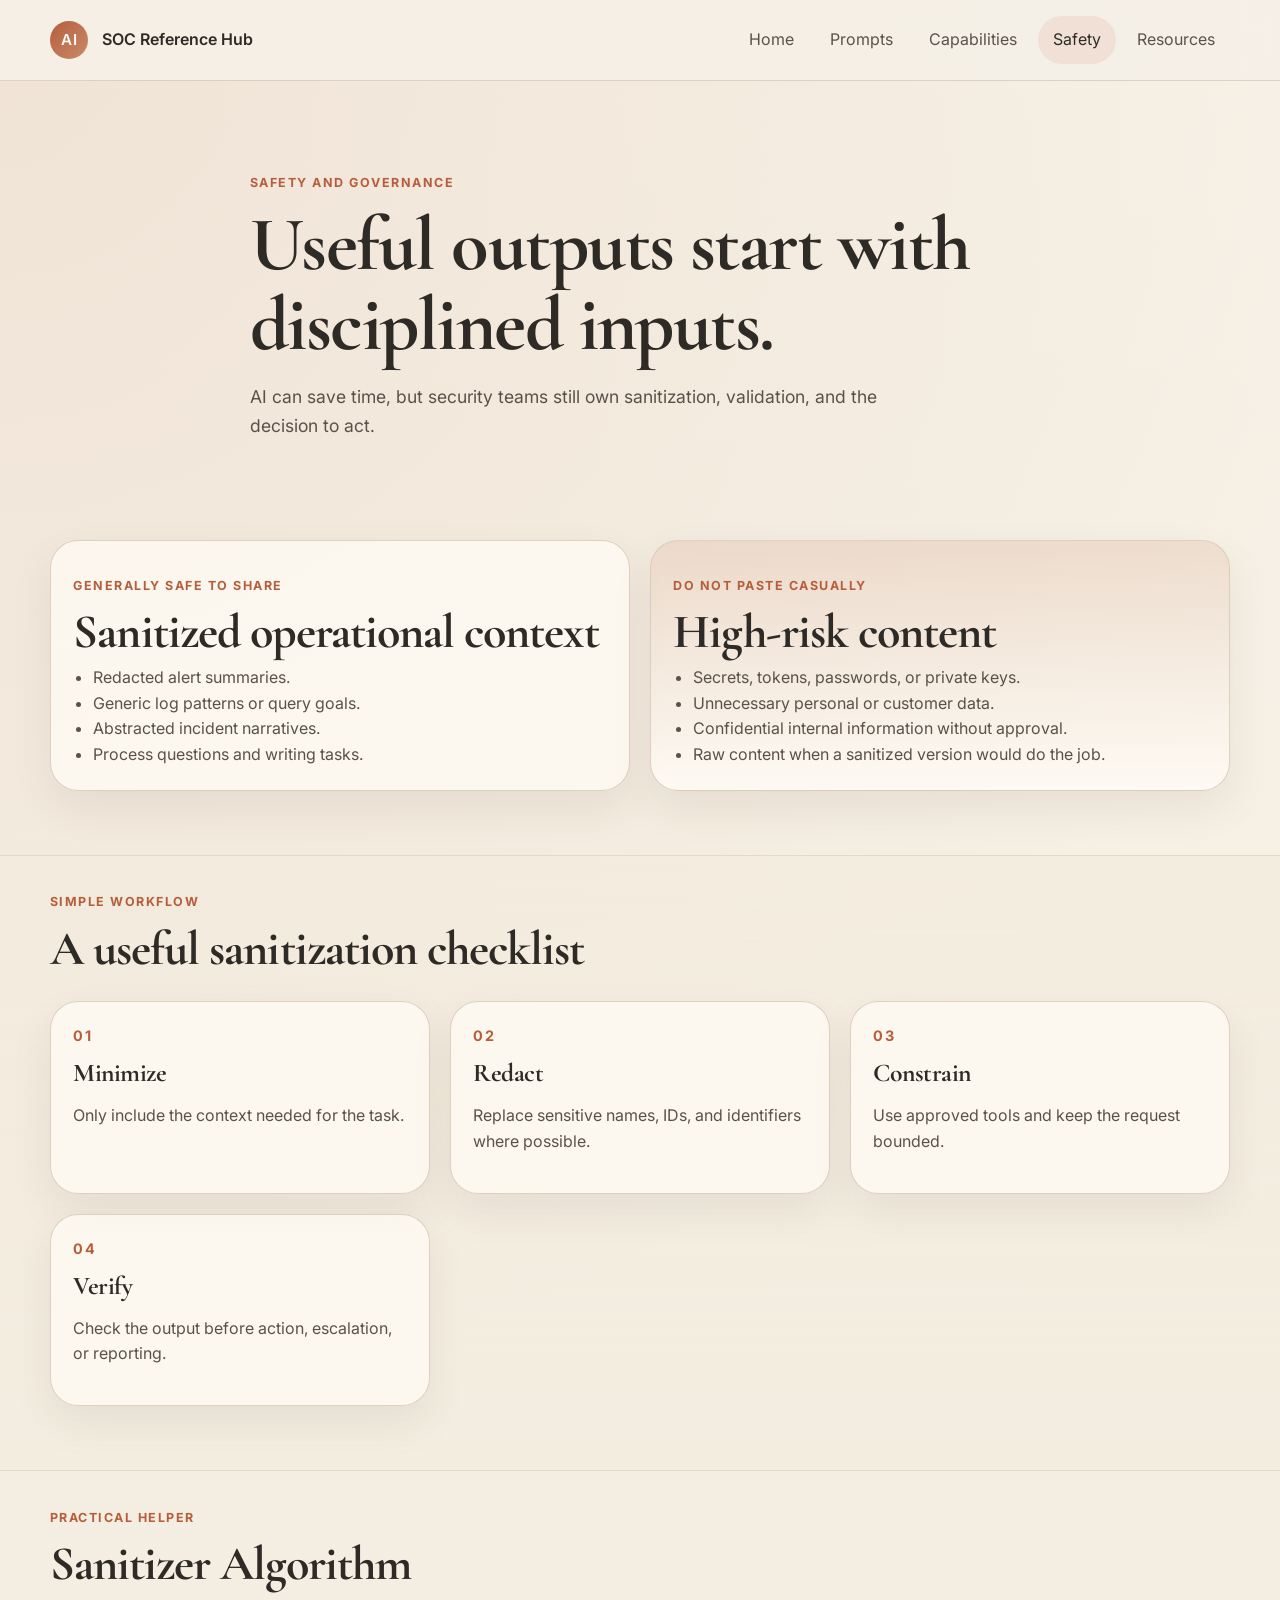
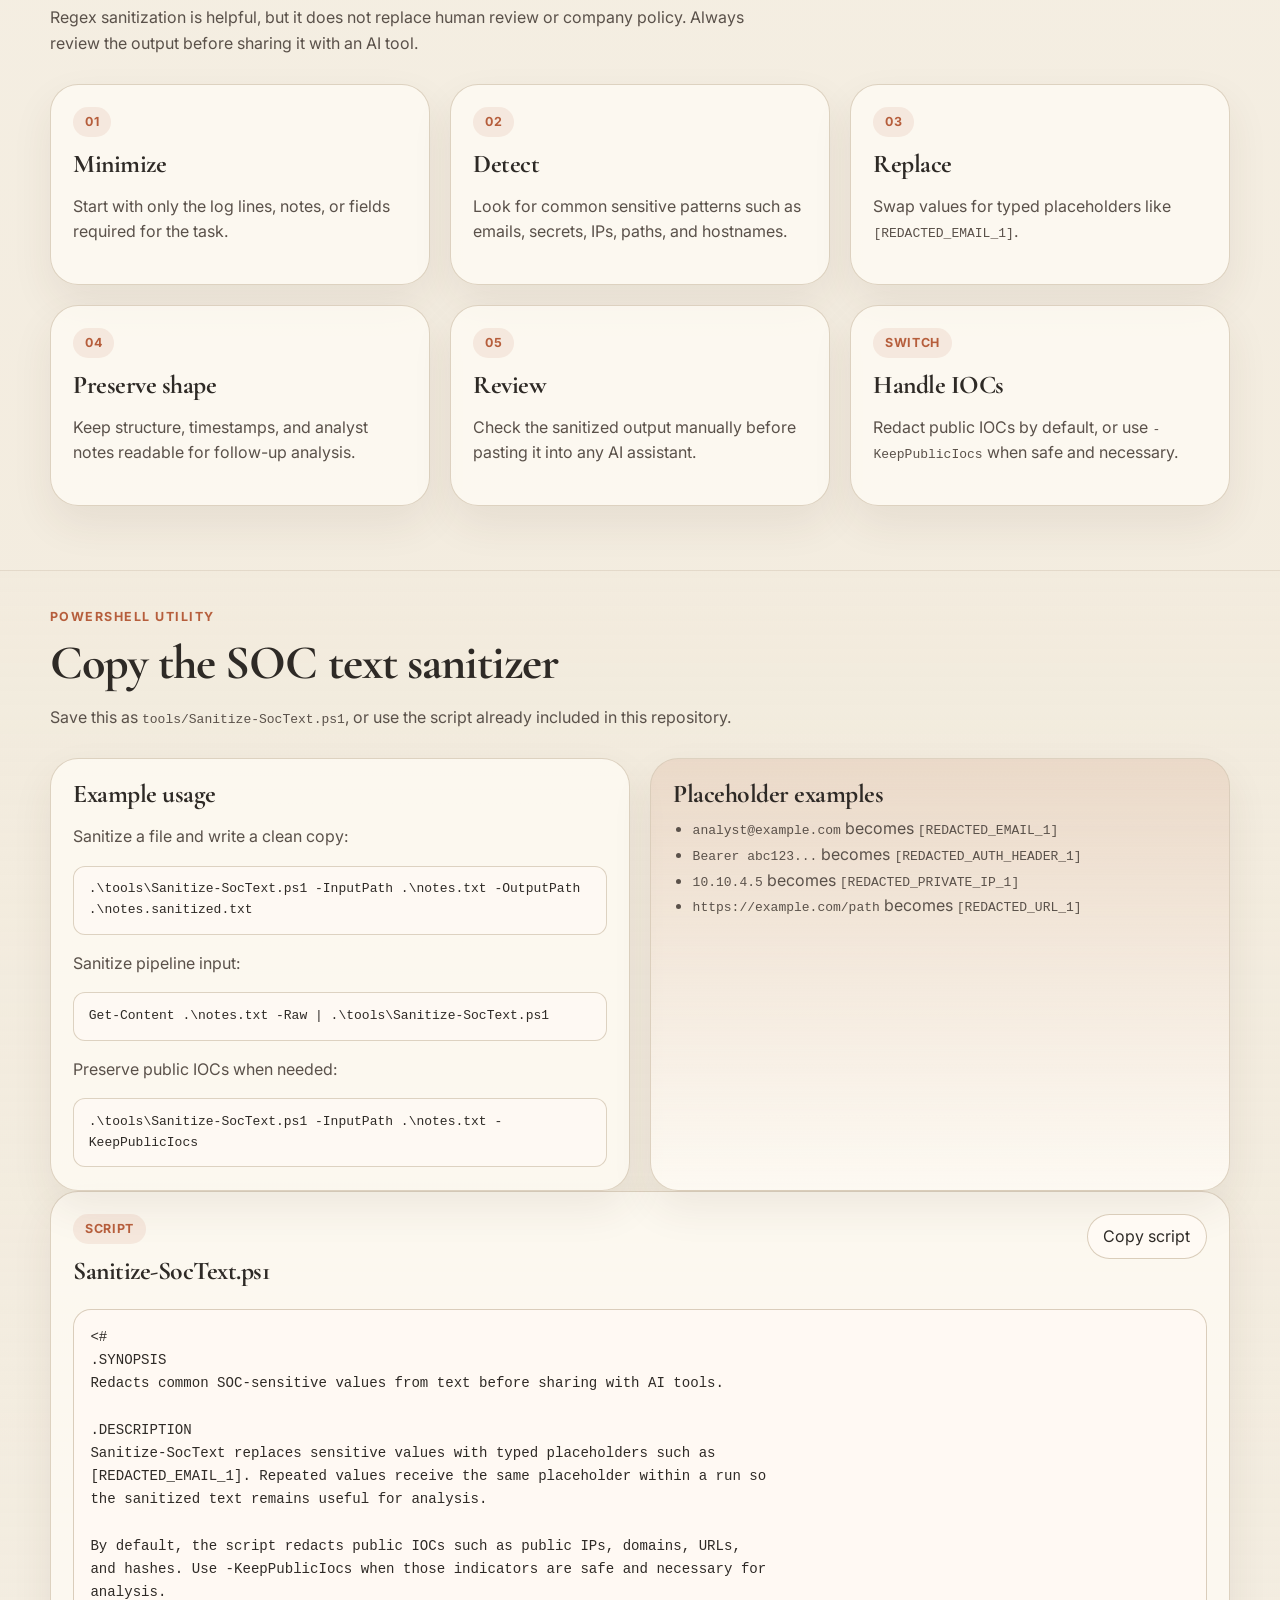
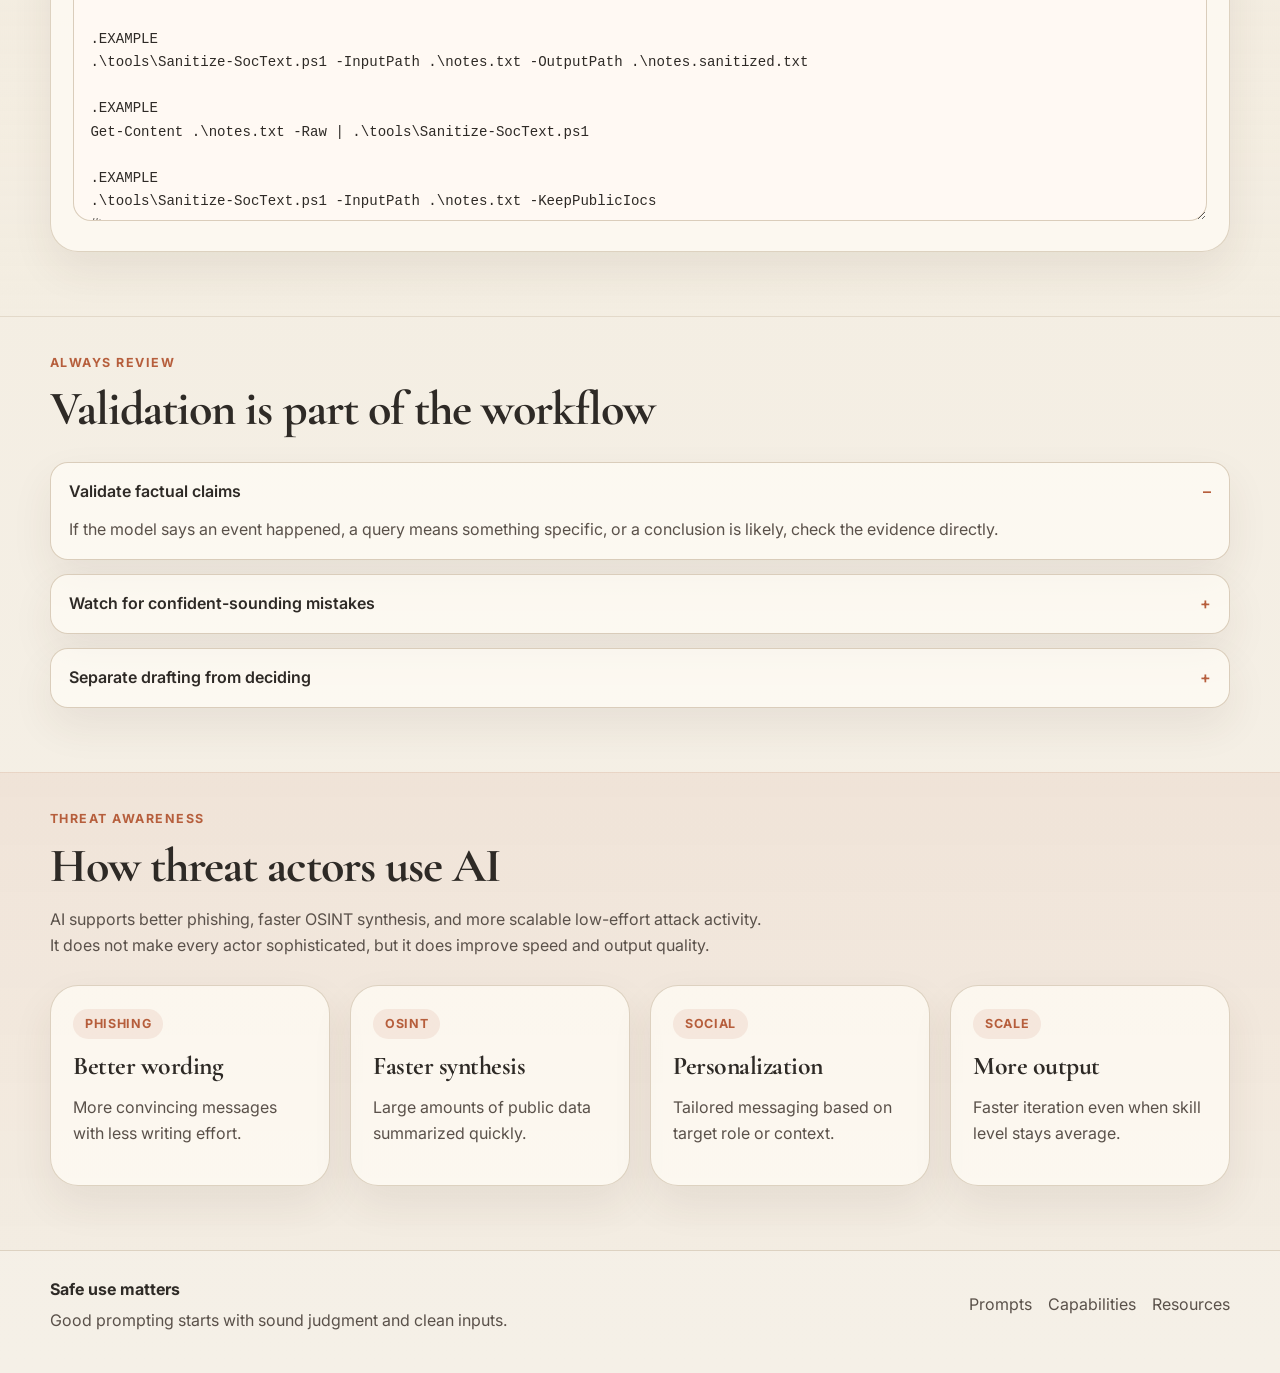
<file: safety.html>
<!DOCTYPE html>
<html lang="en">
  <head>
    <meta charset="UTF-8" />
    <meta name="viewport" content="width=device-width, initial-scale=1.0" />
    <meta
      name="description"
      content="Public-safe guidance on AI data sanitization, secure prompting, verification, and attacker use."
    />
    <title>Safety | SOC AI Reference Hub</title>
    <link rel="preconnect" href="https://fonts.googleapis.com" />
    <link rel="preconnect" href="https://fonts.gstatic.com" crossorigin />
    <link
      href="https://fonts.googleapis.com/css2?family=Cormorant+Garamond:wght@500;600;700&family=Inter:wght@400;500;600;700&display=swap"
      rel="stylesheet"
    />
    <link rel="stylesheet" href="assets/css/styles.css" />
  </head>
  <body data-page="safety">
    <header class="site-header">
      <div class="container nav-shell">
        <a class="brand" href="index.html">
          <span class="brand-mark">AI</span>
          <span class="brand-text">SOC Reference Hub</span>
        </a>
        <button
          class="nav-toggle"
          type="button"
          aria-expanded="false"
          aria-controls="site-nav"
        >
          Menu
        </button>
        <nav class="site-nav" id="site-nav" aria-label="Primary">
          <a href="index.html" data-nav="home">Home</a>
          <a href="prompts.html" data-nav="prompts">Prompts</a>
          <a href="capabilities.html" data-nav="capabilities">Capabilities</a>
          <a href="safety.html" data-nav="safety">Safety</a>
          <a href="resources.html" data-nav="resources">Resources</a>
        </nav>
      </div>
    </header>

    <main>
      <section class="page-hero">
        <div class="container narrow">
          <p class="eyebrow">Safety and governance</p>
          <h1>Useful outputs start with disciplined inputs.</h1>
          <p class="hero-text">
            AI can save time, but security teams still own sanitization,
            validation, and the decision to act.
          </p>
        </div>
      </section>

      <section class="section">
        <div class="container split-grid">
          <article class="paper-card">
            <p class="mini-heading">Generally safe to share</p>
            <h2>Sanitized operational context</h2>
            <ul class="plain-list">
              <li>Redacted alert summaries.</li>
              <li>Generic log patterns or query goals.</li>
              <li>Abstracted incident narratives.</li>
              <li>Process questions and writing tasks.</li>
            </ul>
          </article>
          <article class="paper-card accent-card">
            <p class="mini-heading">Do not paste casually</p>
            <h2>High-risk content</h2>
            <ul class="plain-list">
              <li>Secrets, tokens, passwords, or private keys.</li>
              <li>Unnecessary personal or customer data.</li>
              <li>Confidential internal information without approval.</li>
              <li>Raw content when a sanitized version would do the job.</li>
            </ul>
          </article>
        </div>
      </section>

      <section class="section section-muted">
        <div class="container">
          <div class="section-heading">
            <p class="eyebrow">Simple workflow</p>
            <h2>A useful sanitization checklist</h2>
          </div>
          <div class="timeline-grid">
            <article class="timeline-step">
              <span class="step-number">01</span>
              <h3>Minimize</h3>
              <p>Only include the context needed for the task.</p>
            </article>
            <article class="timeline-step">
              <span class="step-number">02</span>
              <h3>Redact</h3>
              <p>Replace sensitive names, IDs, and identifiers where possible.</p>
            </article>
            <article class="timeline-step">
              <span class="step-number">03</span>
              <h3>Constrain</h3>
              <p>Use approved tools and keep the request bounded.</p>
            </article>
            <article class="timeline-step">
              <span class="step-number">04</span>
              <h3>Verify</h3>
              <p>Check the output before action, escalation, or reporting.</p>
            </article>
          </div>
        </div>
      </section>

      <section class="section">
        <div class="container">
          <div class="section-heading">
            <p class="eyebrow">Practical helper</p>
            <h2>Sanitizer Algorithm</h2>
            <p>
              Regex sanitization is helpful, but it does not replace human review
              or company policy. Always review the output before sharing it with
              an AI tool.
            </p>
          </div>
          <div class="card-grid card-grid-3">
            <article class="info-card">
              <span class="tag">01</span>
              <h3>Minimize</h3>
              <p>Start with only the log lines, notes, or fields required for the task.</p>
            </article>
            <article class="info-card">
              <span class="tag">02</span>
              <h3>Detect</h3>
              <p>Look for common sensitive patterns such as emails, secrets, IPs, paths, and hostnames.</p>
            </article>
            <article class="info-card">
              <span class="tag">03</span>
              <h3>Replace</h3>
              <p>Swap values for typed placeholders like <code>[REDACTED_EMAIL_1]</code>.</p>
            </article>
            <article class="info-card">
              <span class="tag">04</span>
              <h3>Preserve shape</h3>
              <p>Keep structure, timestamps, and analyst notes readable for follow-up analysis.</p>
            </article>
            <article class="info-card">
              <span class="tag">05</span>
              <h3>Review</h3>
              <p>Check the sanitized output manually before pasting it into any AI assistant.</p>
            </article>
            <article class="info-card">
              <span class="tag">Switch</span>
              <h3>Handle IOCs</h3>
              <p>Redact public IOCs by default, or use <code>-KeepPublicIocs</code> when safe and necessary.</p>
            </article>
          </div>
        </div>
      </section>

      <section class="section section-muted">
        <div class="container">
          <div class="section-heading">
            <p class="eyebrow">PowerShell utility</p>
            <h2>Copy the SOC text sanitizer</h2>
            <p>
              Save this as <code>tools/Sanitize-SocText.ps1</code>, or use the
              script already included in this repository.
            </p>
          </div>
          <div class="split-grid">
            <article class="paper-card">
              <h3>Example usage</h3>
              <p>Sanitize a file and write a clean copy:</p>
              <code class="usage-code">.\tools\Sanitize-SocText.ps1 -InputPath .\notes.txt -OutputPath .\notes.sanitized.txt</code>
              <p>Sanitize pipeline input:</p>
              <code class="usage-code">Get-Content .\notes.txt -Raw | .\tools\Sanitize-SocText.ps1</code>
              <p>Preserve public IOCs when needed:</p>
              <code class="usage-code">.\tools\Sanitize-SocText.ps1 -InputPath .\notes.txt -KeepPublicIocs</code>
            </article>
            <article class="paper-card accent-card">
              <h3>Placeholder examples</h3>
              <ul class="plain-list">
                <li><code>analyst@example.com</code> becomes <code>[REDACTED_EMAIL_1]</code></li>
                <li><code>Bearer abc123...</code> becomes <code>[REDACTED_AUTH_HEADER_1]</code></li>
                <li><code>10.10.4.5</code> becomes <code>[REDACTED_PRIVATE_IP_1]</code></li>
                <li><code>https://example.com/path</code> becomes <code>[REDACTED_URL_1]</code></li>
              </ul>
            </article>
          </div>
          <article class="prompt-card script-card">
            <div class="script-card-header">
              <div>
                <span class="tag">Script</span>
                <h3>Sanitize-SocText.ps1</h3>
              </div>
              <button class="copy-button" type="button" data-copy-target="script-sanitizer">
                Copy script
              </button>
            </div>
            <textarea id="script-sanitizer" class="script-textarea" readonly spellcheck="false"><#
.SYNOPSIS
Redacts common SOC-sensitive values from text before sharing with AI tools.

.DESCRIPTION
Sanitize-SocText replaces sensitive values with typed placeholders such as
[REDACTED_EMAIL_1]. Repeated values receive the same placeholder within a run so
the sanitized text remains useful for analysis.

By default, the script redacts public IOCs such as public IPs, domains, URLs,
and hashes. Use -KeepPublicIocs when those indicators are safe and necessary for
analysis.

.EXAMPLE
.\tools\Sanitize-SocText.ps1 -InputPath .\notes.txt -OutputPath .\notes.sanitized.txt

.EXAMPLE
Get-Content .\notes.txt -Raw | .\tools\Sanitize-SocText.ps1

.EXAMPLE
.\tools\Sanitize-SocText.ps1 -InputPath .\notes.txt -KeepPublicIocs
#>

[CmdletBinding()]
param(
    [Parameter(Position = 0)]
    [string]$InputPath,

    [string]$OutputPath,

    [switch]$KeepPublicIocs,

    [Parameter(ValueFromPipeline = $true)]
    [AllowNull()]
    [string]$InputObject
)

begin {
    $chunks = New-Object System.Collections.Generic.List[string]
    $placeholderMaps = @{}
    $placeholderCounts = @{}

    function Get-Redaction {
        param(
            [Parameter(Mandatory = $true)]
            [string]$Category,

            [Parameter(Mandatory = $true)]
            [string]$Value
        )

        if (-not $placeholderMaps.ContainsKey($Category)) {
            $placeholderMaps[$Category] = @{}
            $placeholderCounts[$Category] = 0
        }

        if (-not $placeholderMaps[$Category].ContainsKey($Value)) {
            $placeholderCounts[$Category]++
            $placeholderMaps[$Category][$Value] = "[REDACTED_${Category}_$($placeholderCounts[$Category])]"
        }

        return $placeholderMaps[$Category][$Value]
    }

    function Replace-Pattern {
        param(
            [Parameter(Mandatory = $true)]
            [string]$Text,

            [Parameter(Mandatory = $true)]
            [string]$Category,

            [Parameter(Mandatory = $true)]
            [string]$Pattern
        )

        return [regex]::Replace(
            $Text,
            $Pattern,
            {
                param($Match)
                Get-Redaction -Category $Category -Value $Match.Value
            },
            [System.Text.RegularExpressions.RegexOptions]::IgnoreCase
        )
    }

    function Test-PrivateIPv4 {
        param([string]$Address)

        $parts = $Address.Split(".") | ForEach-Object { [int]$_ }
        return (
            $parts[0] -eq 10 -or
            ($parts[0] -eq 172 -and $parts[1] -ge 16 -and $parts[1] -le 31) -or
            ($parts[0] -eq 192 -and $parts[1] -eq 168) -or
            ($parts[0] -eq 127) -or
            ($parts[0] -eq 169 -and $parts[1] -eq 254) -or
            ($parts[0] -eq 100 -and $parts[1] -ge 64 -and $parts[1] -le 127)
        )
    }

    function Replace-IPv4 {
        param([string]$Text)

        $pattern = "(?<![\d.])(?:25[0-5]|2[0-4]\d|1?\d?\d)(?:\.(?:25[0-5]|2[0-4]\d|1?\d?\d)){3}(?![\d.])"

        return [regex]::Replace($Text, $pattern, {
            param($Match)
            if (Test-PrivateIPv4 -Address $Match.Value) {
                return Get-Redaction -Category "PRIVATE_IP" -Value $Match.Value
            }

            if ($KeepPublicIocs) {
                return $Match.Value
            }

            return Get-Redaction -Category "PUBLIC_IP" -Value $Match.Value
        })
    }

    function Sanitize-Text {
        param([string]$Text)

        if ([string]::IsNullOrEmpty($Text)) {
            return $Text
        }

        $sanitized = $Text

        $alwaysRedact = @(
            @{ Category = "AUTH_HEADER"; Pattern = "(?i)\b(?:Bearer|Basic)\s+[A-Za-z0-9._~+\/=-]{8,}" },
            @{ Category = "SECRET"; Pattern = "(?i)\b(?:password|passwd|pwd|secret|token|api[_-]?key|access[_-]?key|client[_-]?secret)\b\s*[:=]\s*['""]?[^'""\s,;]{4,}" },
            @{ Category = "EMAIL"; Pattern = "\b[A-Z0-9._%+-]+@[A-Z0-9.-]+\.[A-Z]{2,}\b" },
            @{ Category = "WINDOWS_USER"; Pattern = "\b[A-Z0-9._-]+\\[A-Z0-9._$-]+\b" },
            @{ Category = "UPN_USER"; Pattern = "\b[A-Z0-9._%+-]+@[A-Z0-9.-]+\.(?:local|internal|corp|lan|intra)\b" },
            @{ Category = "PHONE"; Pattern = "(?<!\w)(?:\+?\d{1,3}[\s.-]?)?(?:\(?\d{2,4}\)?[\s.-]?)?\d{3,4}[\s.-]?\d{4}(?!\w)" },
            @{ Category = "GUID"; Pattern = "\b[0-9a-f]{8}-[0-9a-f]{4}-[1-5][0-9a-f]{3}-[89ab][0-9a-f]{3}-[0-9a-f]{12}\b" },
            @{ Category = "MAC"; Pattern = "\b[0-9a-f]{2}(?:[:-][0-9a-f]{2}){5}\b" },
            @{ Category = "IPV6"; Pattern = "\b(?:[0-9a-f]{1,4}:){2,7}[0-9a-f]{1,4}\b" },
            @{ Category = "UNC_PATH"; Pattern = "\\\\[A-Z0-9._$-]+\\[^\s,;]+" },
            @{ Category = "WINDOWS_PATH"; Pattern = "\b[A-Z]:\\[^\s,;]+" },
            @{ Category = "LINUX_PATH"; Pattern = "(?<!\w)/(?:etc|home|root|var|opt|usr|tmp|srv|mnt)/[^\s,;]*" },
            @{ Category = "INTERNAL_HOST"; Pattern = "\b[A-Z0-9][A-Z0-9-]{1,62}\.(?:local|internal|corp|lan|intra)\b" }
        )

        foreach ($rule in $alwaysRedact) {
            $sanitized = Replace-Pattern -Text $sanitized -Category $rule.Category -Pattern $rule.Pattern
        }

        $sanitized = Replace-IPv4 -Text $sanitized

        if (-not $KeepPublicIocs) {
            $iocRedact = @(
                @{ Category = "URL"; Pattern = "\bhttps?://[^\s<>""']+" },
                @{ Category = "SHA256"; Pattern = "\b[A-F0-9]{64}\b" },
                @{ Category = "SHA1"; Pattern = "\b[A-F0-9]{40}\b" },
                @{ Category = "MD5"; Pattern = "\b[A-F0-9]{32}\b" },
                @{ Category = "DOMAIN"; Pattern = "\b(?!(?:REDACTED_)[A-Z0-9_]+\b)(?:[A-Z0-9](?:[A-Z0-9-]{0,61}[A-Z0-9])?\.)+[A-Z]{2,}\b" }
            )

            foreach ($rule in $iocRedact) {
                $sanitized = Replace-Pattern -Text $sanitized -Category $rule.Category -Pattern $rule.Pattern
            }
        }

        return $sanitized
    }
}

process {
    if ($PSBoundParameters.ContainsKey("InputObject") -and $null -ne $InputObject) {
        $chunks.Add($InputObject)
    }
}

end {
    if ($InputPath) {
        if (-not (Test-Path -LiteralPath $InputPath)) {
            throw "InputPath not found: $InputPath"
        }

        $text = Get-Content -LiteralPath $InputPath -Raw
    } elseif ($chunks.Count -gt 0) {
        $text = $chunks -join [Environment]::NewLine
    } else {
        $text = [Console]::In.ReadToEnd()
    }

    $result = Sanitize-Text -Text $text

    if ($OutputPath) {
        Set-Content -LiteralPath $OutputPath -Value $result -Encoding UTF8
    } else {
        Write-Output $result
    }
}</textarea>
          </article>
        </div>
      </section>

      <section class="section">
        <div class="container">
          <div class="section-heading">
            <p class="eyebrow">Always review</p>
            <h2>Validation is part of the workflow</h2>
          </div>
          <div class="accordion-group">
            <details class="accordion" open>
              <summary>Validate factual claims</summary>
              <p>
                If the model says an event happened, a query means something
                specific, or a conclusion is likely, check the evidence directly.
              </p>
            </details>
            <details class="accordion">
              <summary>Watch for confident-sounding mistakes</summary>
              <p>
                Polished writing can hide incorrect reasoning. Treat the style and
                the substance as separate things.
              </p>
            </details>
            <details class="accordion">
              <summary>Separate drafting from deciding</summary>
              <p>
                AI can draft the narrative or suggest next steps. Analysts still
                decide what is true and what should happen next.
              </p>
            </details>
          </div>
        </div>
      </section>

      <section class="section section-accent">
        <div class="container">
          <div class="section-heading">
            <p class="eyebrow">Threat awareness</p>
            <h2>How threat actors use AI</h2>
            <p>
              AI supports better phishing, faster OSINT synthesis, and more
              scalable low-effort attack activity. It does not make every actor
              sophisticated, but it does improve speed and output quality.
            </p>
          </div>
          <div class="card-grid card-grid-4">
            <article class="info-card">
              <span class="tag">Phishing</span>
              <h3>Better wording</h3>
              <p>More convincing messages with less writing effort.</p>
            </article>
            <article class="info-card">
              <span class="tag">OSINT</span>
              <h3>Faster synthesis</h3>
              <p>Large amounts of public data summarized quickly.</p>
            </article>
            <article class="info-card">
              <span class="tag">Social</span>
              <h3>Personalization</h3>
              <p>Tailored messaging based on target role or context.</p>
            </article>
            <article class="info-card">
              <span class="tag">Scale</span>
              <h3>More output</h3>
              <p>Faster iteration even when skill level stays average.</p>
            </article>
          </div>
        </div>
      </section>
    </main>

    <footer class="site-footer">
      <div class="container footer-grid">
        <div>
          <p class="footer-title">Safe use matters</p>
          <p class="footer-copy">Good prompting starts with sound judgment and clean inputs.</p>
        </div>
        <div class="footer-links">
          <a href="prompts.html">Prompts</a>
          <a href="capabilities.html">Capabilities</a>
          <a href="resources.html">Resources</a>
        </div>
      </div>
    </footer>

    <script src="assets/js/site.js"></script>
  </body>
</html>
</file>
<file: assets/css/styles.css>
:root {
  --bg: #f5f0e7;
  --bg-soft: #f2ebdd;
  --surface: rgba(255, 252, 246, 0.72);
  --surface-strong: #fbf7f0;
  --text: #2e2a26;
  --text-soft: #5a514a;
  --accent: #b65e3c;
  --accent-soft: #c98a6a;
  --border: #d8cbb8;
  --shadow: 0 18px 42px rgba(73, 54, 35, 0.08);
  --radius-lg: 28px;
  --radius-md: 18px;
  --radius-sm: 12px;
  --max-width: 1180px;
}

*,
*::before,
*::after {
  box-sizing: border-box;
}

html {
  scroll-behavior: smooth;
}

body {
  margin: 0;
  font-family: "Inter", system-ui, sans-serif;
  background:
    radial-gradient(circle at top left, rgba(201, 138, 106, 0.14), transparent 30%),
    linear-gradient(180deg, #f7f2e8 0%, #f3ecdf 50%, #f5f0e7 100%);
  color: var(--text);
  line-height: 1.6;
}

img {
  max-width: 100%;
  display: block;
}

a {
  color: inherit;
  text-decoration: none;
}

p,
li {
  color: var(--text-soft);
}

h1,
h2,
h3 {
  font-family: "Cormorant Garamond", Georgia, serif;
  color: var(--text);
  line-height: 1.05;
  margin: 0 0 0.5rem;
  letter-spacing: -0.02em;
}

h1 {
  font-size: clamp(3rem, 6vw, 5.2rem);
}

h2 {
  font-size: clamp(2rem, 4vw, 3rem);
}

h3 {
  font-size: clamp(1.4rem, 2vw, 1.8rem);
}

pre {
  margin: 0;
  white-space: pre-wrap;
  font-family: "Inter", system-ui, sans-serif;
  font-size: 0.96rem;
  line-height: 1.7;
}

.container {
  width: min(calc(100% - 2rem), var(--max-width));
  margin: 0 auto;
}

.narrow {
  width: min(calc(100% - 2rem), 780px);
}

.site-header {
  position: sticky;
  top: 0;
  z-index: 20;
  background: rgba(245, 240, 231, 0.9);
  border-bottom: 1px solid rgba(216, 203, 184, 0.8);
  backdrop-filter: blur(16px);
}

.nav-shell {
  display: flex;
  align-items: center;
  justify-content: space-between;
  gap: 1.5rem;
  padding: 1rem 0;
}

.brand {
  display: inline-flex;
  align-items: center;
  gap: 0.85rem;
  font-weight: 600;
}

.brand-mark {
  display: inline-grid;
  place-items: center;
  width: 2.4rem;
  height: 2.4rem;
  border-radius: 50%;
  background: linear-gradient(135deg, var(--accent), var(--accent-soft));
  color: #fffaf3;
  font-size: 0.95rem;
  letter-spacing: 0.04em;
}

.brand-text {
  color: var(--text);
}

.site-nav {
  display: flex;
  align-items: center;
  gap: 0.35rem;
}

.site-nav a {
  padding: 0.7rem 0.95rem;
  border-radius: 999px;
  color: var(--text-soft);
  transition: background-color 180ms ease, color 180ms ease;
}

.site-nav a:hover,
.site-nav a.is-active {
  background: rgba(182, 94, 60, 0.1);
  color: var(--text);
}

.nav-toggle {
  display: none;
  border: 1px solid var(--border);
  border-radius: 999px;
  background: var(--surface-strong);
  color: var(--text);
  padding: 0.7rem 1rem;
  font: inherit;
}

.hero,
.page-hero {
  padding: 5rem 0 3rem;
}

.hero-grid,
.split-grid,
.footer-grid,
.timeline-grid,
.card-grid,
.prompt-grid,
.resource-grid,
.capability-grid {
  display: grid;
  gap: 1.25rem;
}

.hero-grid {
  grid-template-columns: 1.2fr 0.8fr;
  align-items: center;
  gap: 2rem;
}

.hero-copy {
  max-width: 680px;
}

.hero-text {
  font-size: 1.1rem;
  max-width: 62ch;
  margin-bottom: 1.75rem;
}

.eyebrow,
.mini-heading {
  text-transform: uppercase;
  letter-spacing: 0.12em;
  font-size: 0.78rem;
  font-weight: 700;
  color: var(--accent);
  margin-bottom: 0.7rem;
}

.hero-actions {
  display: flex;
  flex-wrap: wrap;
  gap: 0.9rem;
}

.button {
  display: inline-flex;
  align-items: center;
  justify-content: center;
  padding: 0.95rem 1.35rem;
  border-radius: 999px;
  font-weight: 600;
  transition: transform 180ms ease, background-color 180ms ease;
}

.button:hover {
  transform: translateY(-1px);
}

.button-primary {
  background: var(--accent);
  color: #fff8f1;
}

.button-secondary {
  background: rgba(255, 252, 246, 0.78);
  border: 1px solid var(--border);
}

.hero-card,
.feature-card,
.paper-card,
.info-card,
.prompt-card,
.capability-card,
.resource-card,
.timeline-step,
.formula-card {
  background: var(--surface);
  border: 1px solid rgba(216, 203, 184, 0.85);
  border-radius: var(--radius-lg);
  box-shadow: var(--shadow);
}

.hero-card {
  overflow: hidden;
}

.hero-illustration {
  width: 100%;
  height: 220px;
  object-fit: cover;
  border-bottom: 1px solid rgba(216, 203, 184, 0.85);
}

.hero-card-inner {
  padding: 1.5rem;
}

.check-list,
.plain-list {
  margin: 0;
  padding-left: 1.2rem;
}

.section {
  padding: 1.5rem 0 4rem;
}

.section-heading {
  max-width: 720px;
  margin-bottom: 1.7rem;
}

.section-muted {
  background: linear-gradient(180deg, rgba(242, 235, 221, 0.65), rgba(242, 235, 221, 0.28));
  border-top: 1px solid rgba(216, 203, 184, 0.55);
  border-bottom: 1px solid rgba(216, 203, 184, 0.55);
}

.section-accent {
  background: linear-gradient(180deg, rgba(182, 94, 60, 0.08), rgba(201, 138, 106, 0.04));
  border-top: 1px solid rgba(182, 94, 60, 0.16);
}

.card-grid-4 {
  grid-template-columns: repeat(4, minmax(0, 1fr));
}

.card-grid-3,
.prompt-grid,
.resource-grid {
  grid-template-columns: repeat(3, minmax(0, 1fr));
}

.split-grid {
  grid-template-columns: repeat(2, minmax(0, 1fr));
}

.timeline-grid {
  grid-template-columns: repeat(3, minmax(0, 1fr));
}

.capability-grid {
  grid-template-columns: repeat(2, minmax(0, 1fr));
}

.feature-card,
.info-card,
.prompt-card,
.capability-card,
.resource-card,
.timeline-step,
.formula-card,
.paper-card {
  padding: 1.4rem;
}

.feature-card,
.resource-card {
  transition: transform 180ms ease, border-color 180ms ease;
}

.feature-card:hover,
.resource-card:hover {
  transform: translateY(-2px);
  border-color: rgba(182, 94, 60, 0.45);
}

.accent-card {
  background: linear-gradient(180deg, rgba(201, 138, 106, 0.18), rgba(255, 252, 246, 0.82));
}

.tag {
  display: inline-flex;
  align-items: center;
  gap: 0.4rem;
  width: fit-content;
  padding: 0.32rem 0.74rem;
  margin-bottom: 0.85rem;
  border-radius: 999px;
  background: rgba(182, 94, 60, 0.1);
  color: var(--accent);
  font-size: 0.78rem;
  font-weight: 700;
  letter-spacing: 0.05em;
  text-transform: uppercase;
}

.timeline-step {
  position: relative;
  overflow: hidden;
}

.step-number {
  display: block;
  margin-bottom: 0.8rem;
  font-size: 0.9rem;
  font-weight: 700;
  color: var(--accent);
  letter-spacing: 0.14em;
}

.formula-card {
  text-align: center;
  padding: 2rem;
}

.prompt-card-top {
  display: flex;
  align-items: center;
  justify-content: space-between;
  gap: 1rem;
  margin-bottom: 0.5rem;
}

.prompt-card pre {
  max-height: 26rem;
  overflow: auto;
  padding: 1rem;
  background: rgba(255, 250, 244, 0.74);
  border: 1px solid rgba(216, 203, 184, 0.78);
  border-radius: var(--radius-md);
}

.spotlight-prompt {
  position: relative;
  overflow: hidden;
  background:
    linear-gradient(135deg, rgba(255, 252, 246, 0.88), rgba(201, 138, 106, 0.13)),
    var(--surface);
  border-color: rgba(182, 94, 60, 0.34);
}

.spotlight-prompt::before {
  content: "";
  position: absolute;
  inset: 0;
  pointer-events: none;
  background: radial-gradient(circle at top right, rgba(182, 94, 60, 0.16), transparent 32%);
}

.spotlight-prompt > * {
  position: relative;
}

.spotlight-prompt pre {
  max-height: 32rem;
  background: rgba(255, 250, 244, 0.84);
}

.script-card {
  overflow: hidden;
}

.script-card-header {
  display: flex;
  align-items: flex-start;
  justify-content: space-between;
  gap: 1rem;
  margin-bottom: 1rem;
}

.script-textarea {
  width: 100%;
  min-height: 32rem;
  resize: vertical;
  padding: 1rem;
  border: 1px solid rgba(216, 203, 184, 0.95);
  border-radius: var(--radius-md);
  background: rgba(255, 250, 244, 0.86);
  color: var(--text);
  font: 0.88rem/1.65 ui-monospace, "Cascadia Code", "Consolas", monospace;
}

.usage-code {
  display: block;
  margin-top: 0.55rem;
  padding: 0.8rem 0.9rem;
  border: 1px solid rgba(216, 203, 184, 0.85);
  border-radius: var(--radius-sm);
  background: rgba(255, 250, 244, 0.72);
  color: var(--text);
  overflow-x: auto;
}

.copy-button,
.filter-chip {
  border: 1px solid rgba(216, 203, 184, 0.95);
  border-radius: 999px;
  background: #fffaf4;
  color: var(--text);
  padding: 0.55rem 0.95rem;
  font: inherit;
  cursor: pointer;
  transition: background-color 180ms ease, color 180ms ease, border-color 180ms ease;
}

.copy-button:hover,
.filter-chip:hover,
.filter-chip.is-active {
  background: rgba(182, 94, 60, 0.12);
  border-color: rgba(182, 94, 60, 0.4);
}

.copy-button.is-copied {
  background: rgba(92, 137, 96, 0.14);
  border-color: rgba(92, 137, 96, 0.28);
}

.accordion-group {
  display: grid;
  gap: 0.9rem;
}

.accordion {
  background: var(--surface);
  border: 1px solid rgba(216, 203, 184, 0.95);
  border-radius: var(--radius-md);
  padding: 1rem 1.15rem;
  box-shadow: var(--shadow);
}

.accordion summary {
  cursor: pointer;
  font-weight: 600;
  color: var(--text);
  list-style: none;
}

.accordion summary::-webkit-details-marker {
  display: none;
}

.accordion summary::after {
  content: "+";
  float: right;
  color: var(--accent);
}

.accordion[open] summary::after {
  content: "–";
}

.accordion p {
  margin: 0.8rem 0 0;
}

.inline-link,
.resource-card a {
  color: var(--accent);
  font-weight: 600;
}

.filter-bar {
  display: flex;
  flex-wrap: wrap;
  gap: 0.75rem;
  margin-bottom: 1.2rem;
}

.resource-card.is-hidden {
  display: none;
}

.site-footer {
  padding: 1.6rem 0 2.5rem;
  border-top: 1px solid rgba(216, 203, 184, 0.8);
}

.footer-grid {
  grid-template-columns: 1fr auto;
  align-items: center;
}

.footer-title {
  margin: 0 0 0.35rem;
  color: var(--text);
  font-weight: 700;
}

.footer-copy {
  margin: 0;
}

.footer-links {
  display: flex;
  flex-wrap: wrap;
  gap: 1rem;
}

.footer-links a {
  color: var(--text-soft);
}

@media (max-width: 980px) {
  .hero-grid,
  .split-grid,
  .card-grid-4,
  .card-grid-3,
  .prompt-grid,
  .resource-grid,
  .capability-grid,
  .timeline-grid,
  .footer-grid {
    grid-template-columns: 1fr;
  }

  .hero {
    padding-top: 3.8rem;
  }

  .site-nav {
    position: absolute;
    top: calc(100% + 0.6rem);
    right: 1rem;
    left: 1rem;
    display: none;
    flex-direction: column;
    align-items: stretch;
    gap: 0.2rem;
    padding: 0.8rem;
    background: rgba(255, 250, 244, 0.97);
    border: 1px solid rgba(216, 203, 184, 0.95);
    border-radius: 24px;
    box-shadow: var(--shadow);
  }

  .site-nav.is-open {
    display: flex;
  }

  .nav-toggle {
    display: inline-flex;
  }
}

@media (max-width: 640px) {
  .container,
  .narrow {
    width: min(calc(100% - 1.2rem), var(--max-width));
  }

  .section {
    padding: 1.2rem 0 3rem;
  }

  .hero,
  .page-hero {
    padding: 4rem 0 2rem;
  }

  .hero-actions,
  .filter-bar,
  .footer-links {
    flex-direction: column;
    align-items: stretch;
  }

  .button,
  .copy-button,
  .filter-chip {
    justify-content: center;
  }
}
</file>
